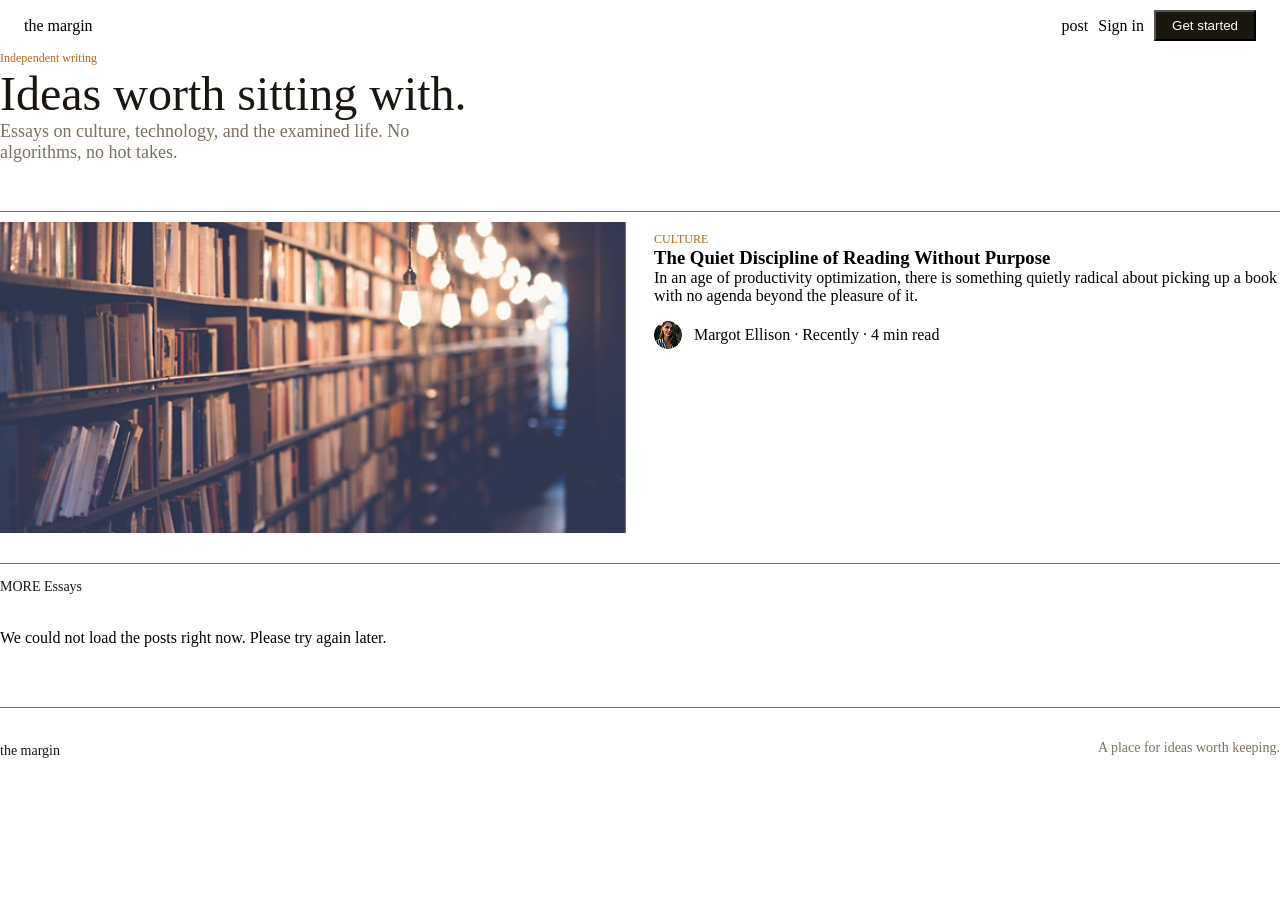
<file: index.html>
<!DOCTYPE html>
<html lang="en">
<head>
    <meta charset="UTF-8">
    <meta name="viewport" content="width=device-width, initial-scale=1.0">
    <title>project</title>
    <link rel="preconnect" href="https://fonts.googleapis.com">
<link rel="preconnect" href="https://fonts.gstatic.com" crossorigin>
<link href="https://fonts.googleapis.com/css2?family=Poppins:ital,wght@0,100;0,200;0,300;0,400;0,500;0,600;0,700;0,800;0,900;1,100;1,200;1,300;1,400;1,500;1,600;1,700;1,800;1,900&display=swap" rel="stylesheet">
<link rel="StyleSheet" href="home.css">
</head>
<body>
 <header class="card">
     <div class="first">the margin</div>
     <nav id="not-login">
        <a href="./index.html">post</a>
        <a href="./home-logged in/logged in .html">Sign in</a>
        <button> <a href="./register/register.html">Get started</a></button>
     </nav>
     <nav id="login" style="display: none;">
        <a href="./index.html">post</a>
        <button class="write-post" style="background-color: #b8651a;"><a href="./home-logged in/Blog details/CULTURE/Culture.html">Write</a></button>
     </nav>
 </header>  
 <div class="hero">
    <h4 class="writing">Independent writing</h4>
    <h2 class="reading">Ideas worth sitting with.</h2>
    <p class="under">Essays on culture, technology, and the examined life. No <br>algorithms, no hot takes.</p>

    <article id="featuredPost" class="information">
        <div class="featured-image-column">
            <img id="featuredImage" src="images/Image (The Quiet Discipline of Reading Without Purpose).png" alt="">
        </div>
        <div id="featuredContent" class="page">
            <p id="featuredCategory" class="post-category">culture</p>
            <h3 id="featuredHeading"><a id="featuredTitle" class="post-link" href="./home-logged in/Blog details/Blog.html">The Quiet Discipline of Reading Without Purpose</a></h3>
            <p id="featuredExcerpt">In an age of productivity optimization, there is something quietly radical about picking up a book with no agenda beyond the pleasure of it.</p>
            <div class="about">
                <div class="post-avatar">
                    <img id="featuredAuthorImage" src="images/Image (Margot Ellison).png" alt="">
                </div>
                <p id="featuredMeta">Margot Ellison · Recently · 4 min read</p>
            </div>
        </div>
    </article>
</div>

 <section class="below-hero">
     <div class="title">MORE Essays</div>
     <div id="postsList" class="posts-grid api-posts"></div>
 </section>

 <div class="footer">
    <h2 class="title">the margin</h2>
    <h2 class="next">A place for ideas worth keeping.</h2>
 </div>

 <script src="./home-logged in/API/api.js"></script>
 <script>
    const token = localStorage.getItem("token");

    if (token == null || token == "") {
        document.getElementById("not-login").style.display = "flex";
        document.getElementById("login").style.display = "none";
    } else {
        document.getElementById("not-login").style.display = "none";
        document.getElementById("login").style.display = "flex";
    }

    function formatDate(value) {
        if (!value) return "Recently";
        const date = new Date(value);
        if (Number.isNaN(date.getTime())) return value;
        return date.toLocaleDateString("en-US", {
            month: "long",
            day: "numeric",
            year: "numeric"
        });
    }

    function safeText(value, fallback) {
        return value ?? fallback;
    }

    function renderFeaturedPost(post) {
        if (!post) return;

        const image = safeText(post.imageUrl, "images/Image (The Quiet Discipline of Reading Without Purpose).png");
        const category = safeText(post.category, "culture").toLowerCase();
        const title = safeText(post.title, "The Quiet Discipline of Reading Without Purpose");
        const excerpt = safeText(post.excerpt, post.content || "In an age of productivity optimization, there is something quietly radical about picking up a book with no agenda beyond the pleasure of it.");
        const author = post.author && post.author.fullName ? post.author.fullName : "Margot Ellison";
        const readTime = post.readTime || 4;
        const createdAt = formatDate(post.createdAt || post.date);

        document.getElementById("featuredImage").src = image;
        document.getElementById("featuredImage").alt = title;
        document.getElementById("featuredCategory").textContent = category;
        document.getElementById("featuredTitle").textContent = title;
        document.getElementById("featuredTitle").href = `./home-logged in/Blog details/Blog.html?id=${encodeURIComponent(post.id)}`;
        document.getElementById("featuredExcerpt").textContent = excerpt;
        document.getElementById("featuredMeta").textContent = `${author} · ${createdAt} · ${readTime} min read`;
        const featuredPost = document.getElementById("featuredPost");
        featuredPost.dataset.postId = post.id;
        featuredPost.tabIndex = 0;
        featuredPost.onclick = (event) => {
            if (!event.target.closest("a")) window.location.href = document.getElementById("featuredTitle").href;
        };
        featuredPost.onkeydown = (event) => {
            if (event.key === "Enter" || event.key === " ") {
                event.preventDefault();
                window.location.href = document.getElementById("featuredTitle").href;
            }
        };
        if (post.author && post.author.imageUrl) {
            document.getElementById("featuredAuthorImage").src = post.author.imageUrl;
        }
    }

    function renderPosts(posts) {
        const postsGrid = document.getElementById("postsList");
        if (!postsGrid) return;

        const list = Array.isArray(posts) ? posts : [];
        const cards = list.slice(0, 3).map((post) => {
            const category = safeText(post.category, "ideas").toLowerCase();
            const title = safeText(post.title, "Untitled");
            const excerpt = safeText(post.excerpt, post.content || "A thoughtful piece on ideas worth keeping.");
            const author = post.author && post.author.fullName ? post.author.fullName : "thomas vael";
            const readTime = post.readTime || 5;
            const createdAt = formatDate(post.createdAt || post.date);
            const image = safeText(post.imageUrl, "images/BlogListing.png");
            const avatar = safeText(post.author && post.author.imageUrl, "images/Image (Thomas Vael) (1).png");

            return `
                <article class="post-card" data-post-id="${post.id}" tabindex="0">
                    <a class="post-card-image post-link" href="./home-logged in/Blog details/Blog.html?id=${encodeURIComponent(post.id)}" aria-label="Read ${title}">
                        <img src="${image}">
                    </a>
                    <p class="post-category">${category}</p>
                    <h2 class="post-title"><a class="post-link" href="./home-logged in/Blog details/Blog.html?id=${encodeURIComponent(post.id)}">${title}</a></h2>
                    <p class="post-excerpt"  style="display:-webkit-box; -webkit-line-clamp:3; -webkit-box-orient:vertical; overflow:hidden">${excerpt}</p>
                    <div class="post-meta">
                        <div class="post-avatar">
                            <img src="${avatar}">
                        </div>
                        <p>${author} · ${createdAt} · ${readTime} min read</p>
                    </div>
                </article>
            `;
        }).join("");

        postsGrid.innerHTML = cards;

        postsGrid.querySelectorAll(".post-card").forEach((card) => {
            const postLink = card.querySelector(".post-link");
            const openPost = () => {
                if (postLink) window.location.href = postLink.href;
            };

            card.addEventListener("click", (event) => {
                if (!event.target.closest("a")) openPost();
            });
            card.addEventListener("keydown", (event) => {
                if (event.key === "Enter" || event.key === " ") {
                    event.preventDefault();
                    openPost();
                }
            });
        });
    }

    async function loadPosts() {
        try {
            const response = await apiRequest("/api/posts");
            const content = response && Array.isArray(response.content)
                ? response.content
                : Array.isArray(response)
                    ? response
                    : Array.isArray(response?.posts)
                        ? response.posts
                        : [];

            localStorage.setItem("lamzytech.posts", JSON.stringify(content));

            if (!content.length) {
                document.getElementById("postsList").innerHTML = "<p class=\"api-message\">No posts are available right now.</p>";
                return;
            }

            renderFeaturedPost(content[0]);
            renderPosts(content.slice(1));
        } catch (error) {
            console.error("Failed to load posts:", error);
            document.getElementById("postsList").innerHTML = "<p class=\"api-message\">We could not load the posts right now. Please try again later.</p>";
        }
    }

    loadPosts();
 </script>
</body>
</html>
</file>
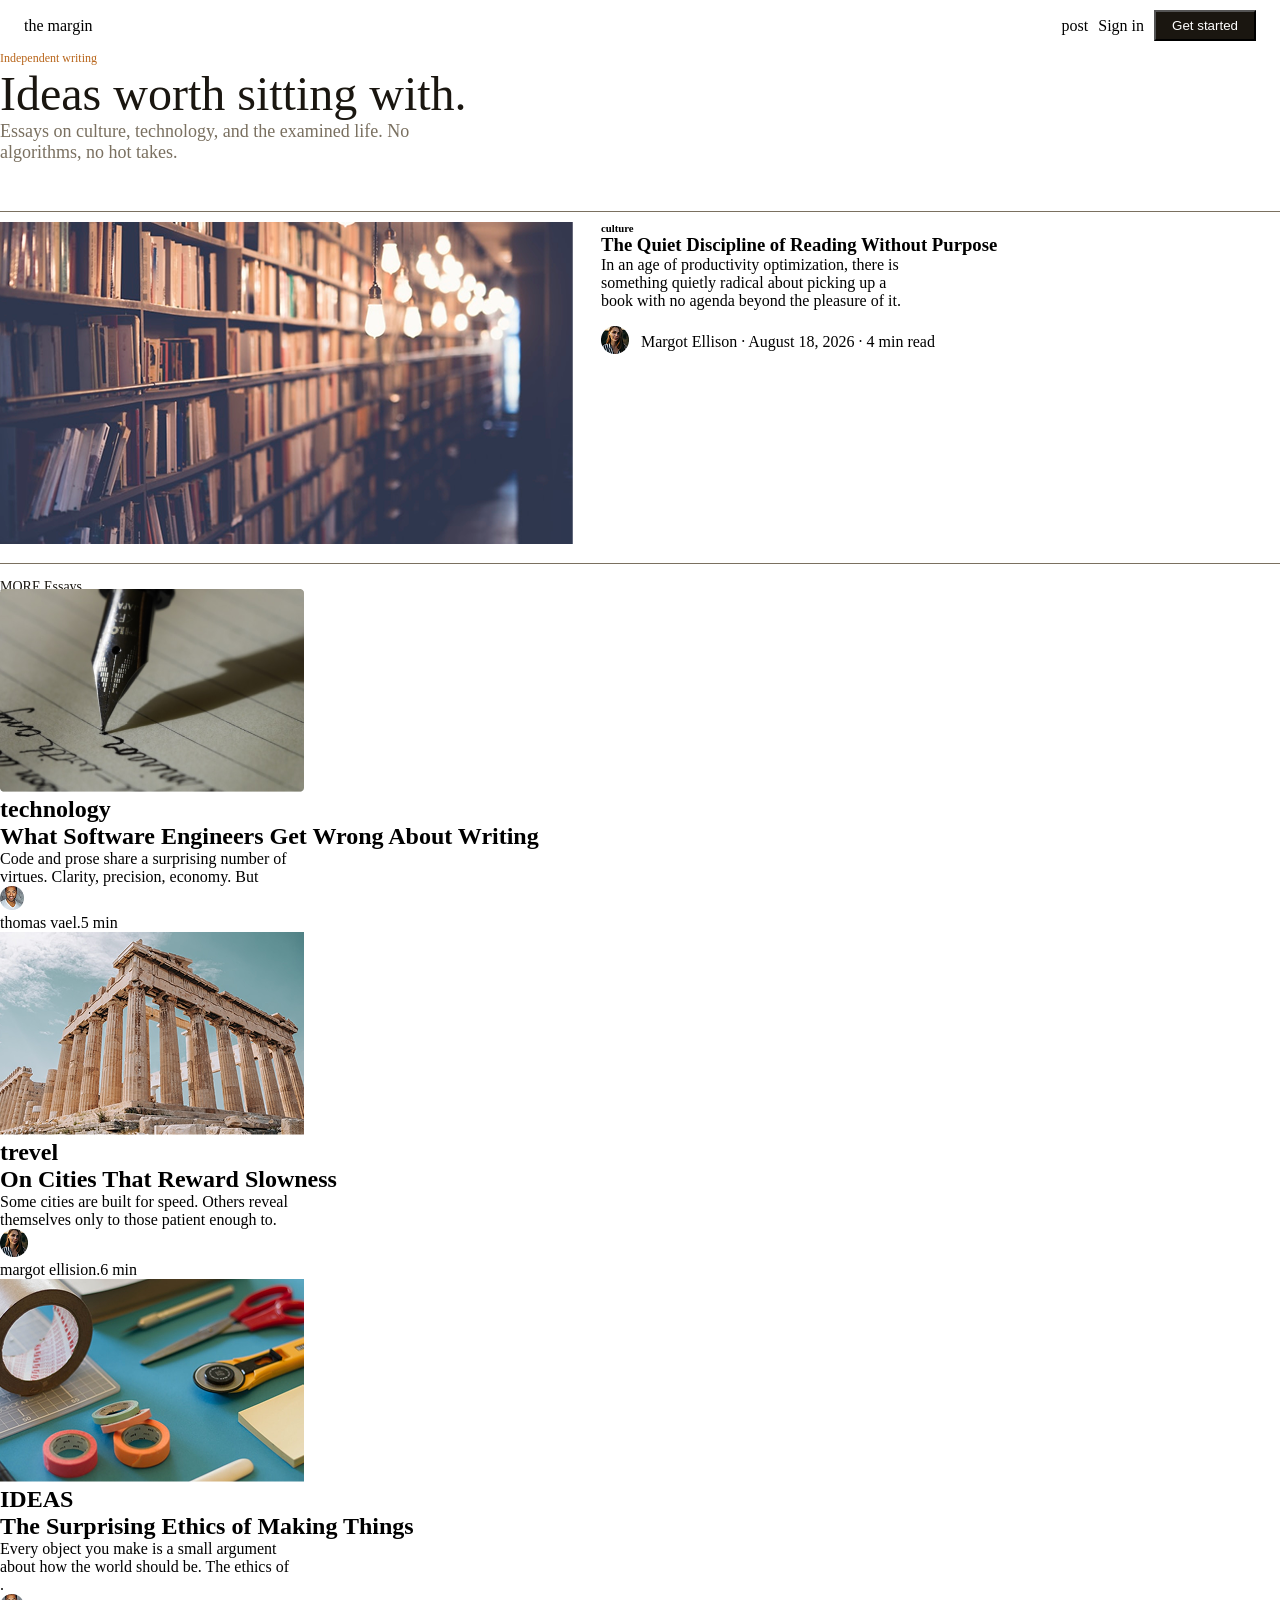
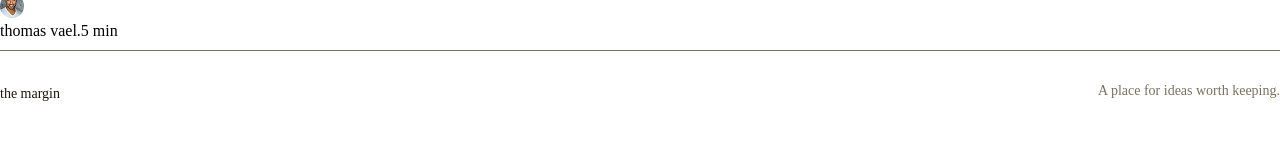
<file: home.html>
<!DOCTYPE html>
<html lang="en">
<head>
    <meta charset="UTF-8">
    <meta name="viewport" content="width=device-width, initial-scale=1.0">
    <title>project</title>
    <link rel="preconnect" href="https://fonts.googleapis.com">
<link rel="preconnect" href="https://fonts.gstatic.com" crossorigin>
<link href="https://fonts.googleapis.com/css2?family=Poppins:ital,wght@0,100;0,200;0,300;0,400;0,500;0,600;0,700;0,800;0,900;1,100;1,200;1,300;1,400;1,500;1,600;1,700;1,800;1,900&display=swap" rel="stylesheet">
<link rel="StyleSheet" href="home.css">
</head>
<body>
 <header class="card">
     <div class="first">the margin</div>
     <nav id="not-login">
        <a href="#">post</a>
        <a href="./home-logged in/logged in .html">Sign in</a>
        <button> <a href="./register/register.html">Get started</a></button>
     </nav>
     <nav id="login" style="display: none;">
        <a href="#">post</a>
        <button class="write-post" style="background-color: #b8651a;"><a href="./home-logged in/Blog details/CULTURE/Culture.html">Write</a></button>
     </nav>
 </header>  
 <div class="hero">
    <h4 class="writing">Independent writing</h4>
    <h2 class="reading">Ideas worth sitting with.</h2>
    <p class="under">Essays on culture, technology, and the examined life. No <br>algorithms, no hot takes.</p>
 
    <div class="information">
        <div>
            <img src="images/Image (The Quiet Discipline of Reading Without Purpose).png">
        </div>
        <div class="page">
            <h6>culture</h6>
            <h3>The Quiet Discipline of Reading Without Purpose</h3>
            <p>In an age of productivity optimization, there is<br> something quietly radical about picking up a<br> book with no agenda beyond the pleasure of it.</p>
            <div class="about">
                <div>
                    <img src="images/Image (Margot Ellison).png">
            </div>
            <p>Margot Ellison · August 18, 2026 · 4 min read</p>
            </div>
        </div>
    </div>
  
    <section class="below-hero">
        
        <div class="title">MORE Essays</div>
        
        <div class="tech">

            <div class="tech-sub">
                <div class="tech-image">
                    <img src="images/BlogListing.png">

                </div>
                <h1 class="come">technology</h1>
                <h2 class="welcome">What Software Engineers Get Wrong About Writing</h2>
                <p class="story">Code and prose share a surprising number of <br>virtues. Clarity, precision, economy. But</p>
                <div class="more">
                <div>
                    <img src="images/Image (Thomas Vael) (1).png">
                </div>
                <p>thomas vael.5 min</p>

                </div>
            </div>
            <div class="tech-sub">
                <div class="tech-image">
                    <img src="images/Image (On Cities That Reward Slowness).png">
                </div>
                <h1 class="come">trevel</h1>
                <h2 class="welcome">On Cities That Reward Slowness</h2>
                <p class="story">Some cities are built for speed. Others reveal <br>themselves only to those patient enough to.</p>
                <div class="more">
                    <div>
                        <img src="images/Image (Margot Ellison).png">
                    </div>
                    <p>margot ellision.6 min</p>
                </div>
            </div>
            <div class="tech-sub">
                <div class="tech-image">
                    <img src="images/Image (The Surprising Ethics of Making Things).png">
                </div>
                <h1 class="come">IDEAS</h1>
                <h2 class="welcome">The Surprising Ethics of Making Things</h2>
                <p class="story">Every object you make is a small argument<br> about how the world should be. The ethics of<br>.</p>
                <div class="more">
        <div>
            <img src="images/Image (Thomas Vael) (1).png">
        </div>
        <p>thomas vael.5 min</p>
                </div>
            </div>
        </div>
    </section>
</div> 

 <div class="footer">
    <h2 class="title">the margin</h2>
    <h2 class="next">A place for ideas worth keeping.</h2>
 </div>

 <script>

    const token = localStorage.getItem("token");

    console.log(token , " getting token..");

    if(token == null || token == "") {

        document.getElementById("not-login").style.display = "flex";
    document.getElementById("login").style.display = "none";

    } else {
        document.getElementById("not-login").style.display = "none";
    document.getElementById("login").style.display = "flex";
    };

    
 </script>
</body>
</html>
</file>
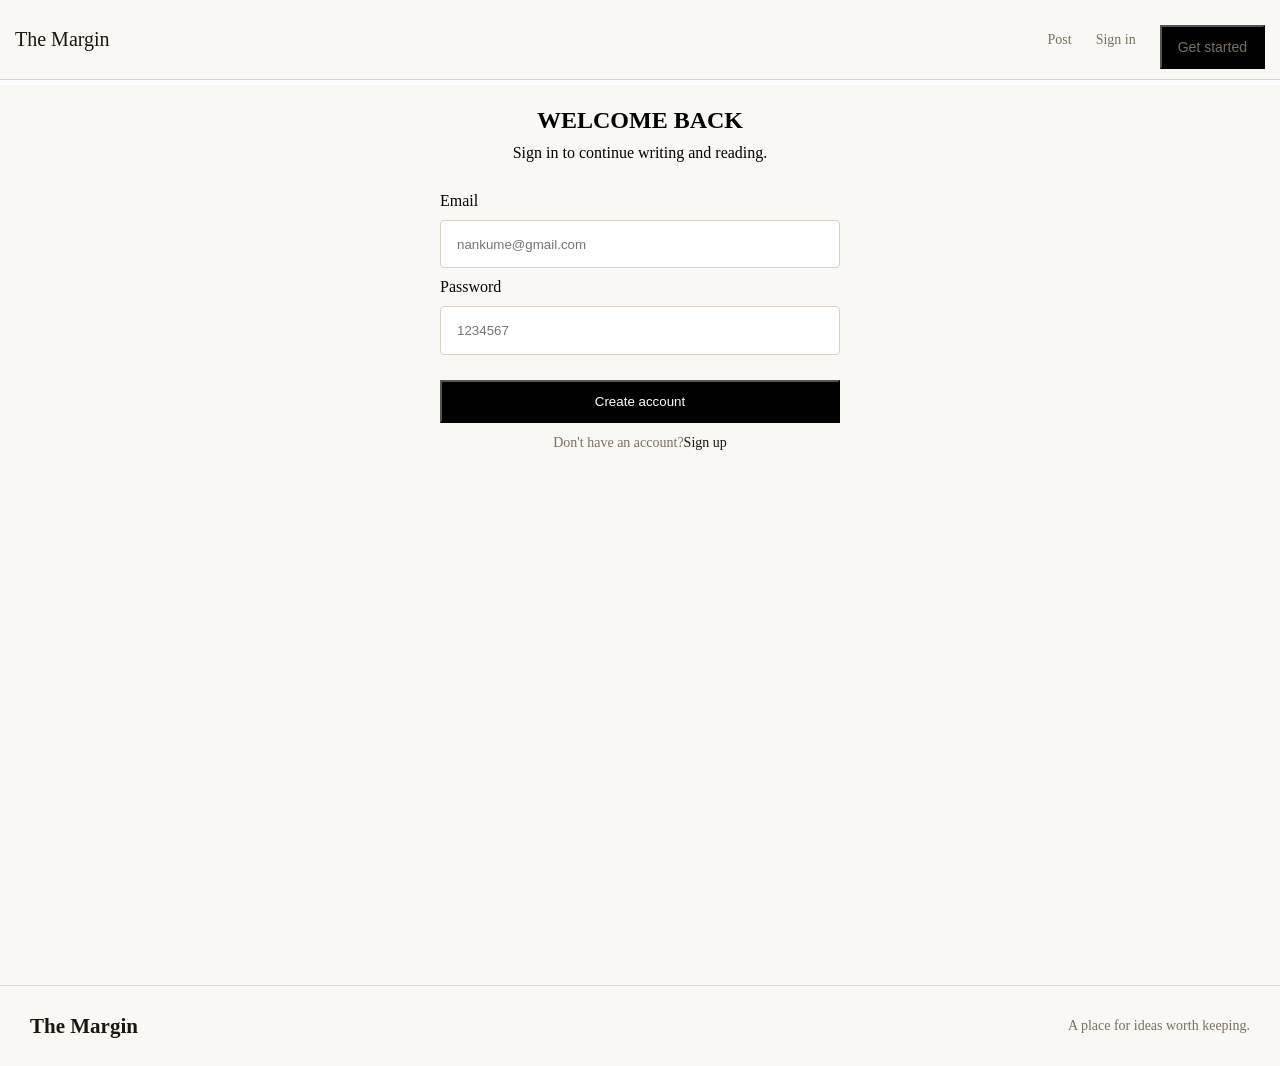
<file: home-logged in/logged in .html>
<!DOCTYPE html>
<html lang="en">
<head>
    <meta charset="UTF-8">
    <meta name="viewport" content="width=device-width, initial-scale=1.0">
    <title>Register</title>
    <link rel="stylesheet" href="logged in .css">
</head>
<body>
<header class="content">
<div class="view">The Margin</div>
<nav id="not-login">
    <a href="../index.html">Post</a>
    <a href="./logged in .html">Sign in</a>
    <button><a href="../register/register.html">Get started</a></button>
</nav>
<nav id="login" style="display: none;">
    <a href="../index.html">Post</a>
    <button class="write-post" style="background-color: #b8651a;"><a href="./Blog details/CULTURE/Culture.html">Write</a></button>
</nav>
</header>
<section class="inform">
    <form id="loginForm">

        <h1 class="back">WELCOME BACK</h1>
        <p class="sigh">Sign in to continue writing and reading.</p>
        
        <label class="have">Email</label>
        <input id="email" placeholder="nankume@gmail.com" required>
        <label>Password</label>
        <input id="password" placeholder="1234567" required>
        <button id="submitBtn" type="submit" class="down">Create account</button>
    
    </form>
    <p class="type">Don't have an account? <a class="sign-up" href="../register/register.html">Sign up</a></p>
</section>
<div class="footer">
    <h2>The Margin</h2>
    <p class="place">A place for ideas worth keeping.</p>
</div>
<script src="../home-logged in/API/api.js"></script>
<script>
    const token = localStorage.getItem("token");

    if (token == null || token == "") {
        document.getElementById("not-login").style.display = "flex";
        document.getElementById("login").style.display = "none";
    } else {
        document.getElementById("not-login").style.display = "none";
        document.getElementById("login").style.display = "flex";
    }

    const submitBtn = document.getElementById("submitBtn");

    async function loginStudent(email, password) {
      const data = await apiRequest("/api/auth/login", {
        method: "POST",
        body: JSON.stringify({ email, password }),
      });

      localStorage.setItem("token", data.token);
      localStorage.setItem("student", JSON.stringify(data.student));
      return data.student;
    }

    document.getElementById("loginForm").addEventListener("submit", async (e) => {
      e.preventDefault();
      submitBtn.disabled = true;
      submitBtn.textContent = "Sending...";

      try {
        await loginStudent(
          document.getElementById("email").value.trim(),
          document.getElementById("password").value
        );
        window.location.href = "../index.html";
      } catch (err) {
        alert(err.message || "Login failed. Please try again.");
      } finally {
        submitBtn.disabled = false;
        submitBtn.textContent = "Create account";
      }
    });
</script>

</body>
</html>
</file>
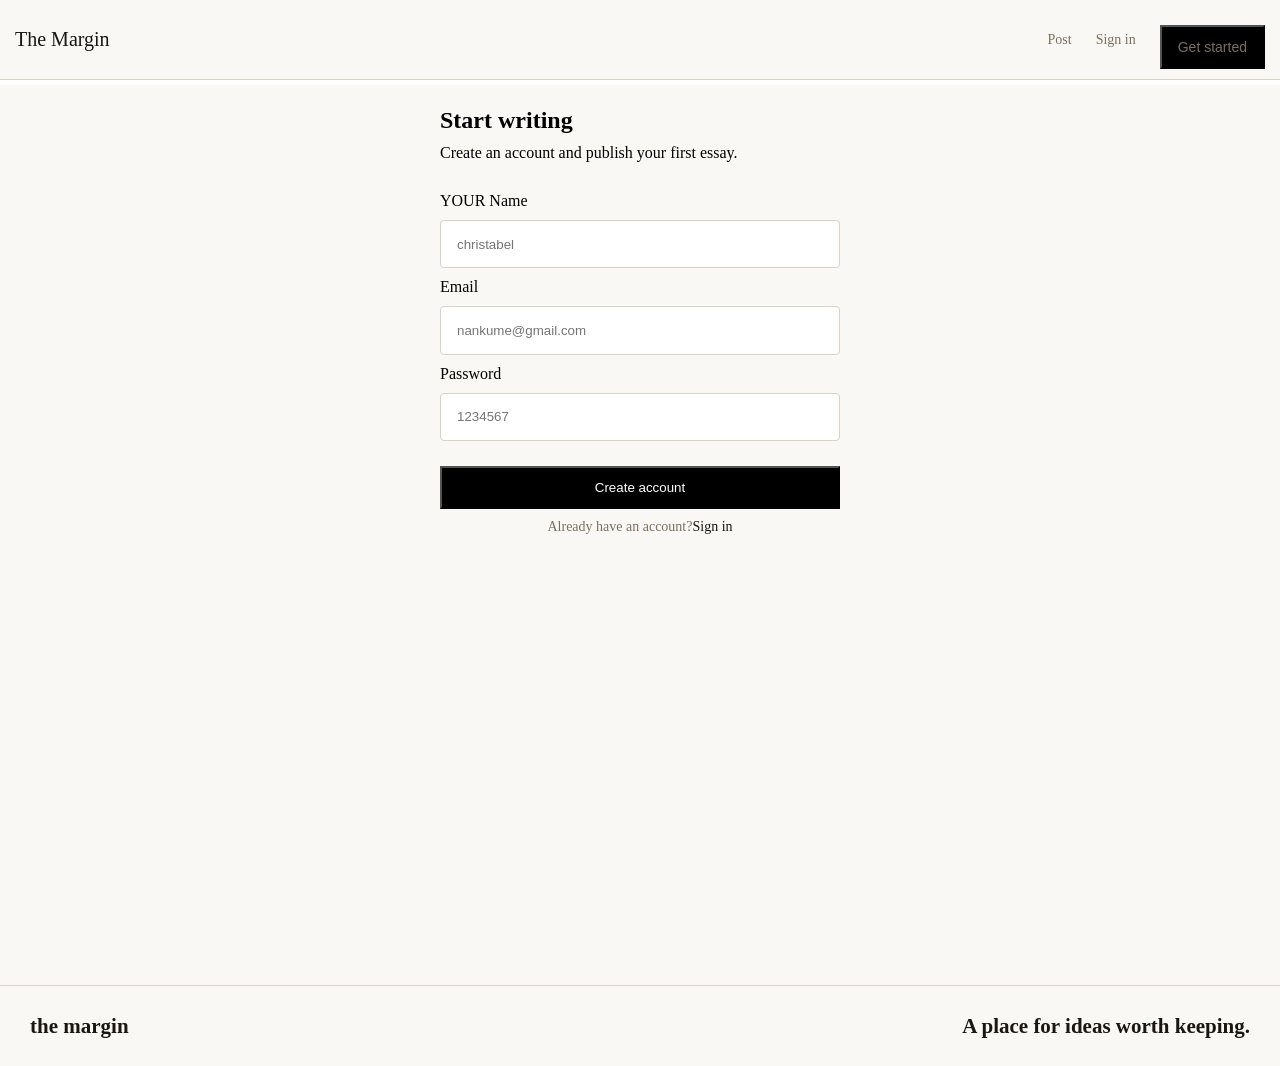
<file: register/register.html>
<!DOCTYPE html>
<html lang="en">
<head>
    <meta charset="UTF-8">
    <meta name="viewport" content="width=device-width, initial-scale=1.0">
    <title>Register</title>
    <link rel="stylesheet" href="register.css">
    
    </script>
</head>
<body>
    <header>
        <div class="view">The Margin</div>
        <nav id="not-login">
             <a href="../index.html">Post</a>
             <a href="../home-logged in/logged in .html">Sign in</a>
             <button><a href="./register.html">Get started</a></button>
        </nav>
        <nav id="login" style="display: none;">
             <a href="../index.html">Post</a>
             <button class="write-post" style="background-color: #b8651a;"><a href="../home-logged in/Blog details/CULTURE/Culture.html">Write</a></button>
        </nav>
</header>
<section class="inform">
    <form id="registerForm">

        <h1>Start writing</h1>
        <P>Create an account and publish your first essay.</P>
        <label for="fullName" class="have"> YOUR Name</label>
        <input id="fullName" type="text" placeholder="christabel">
        <label for="email">Email</label>
        <input id="email" type="email" placeholder="nankume@gmail.com">
        <label for="password">Password</label>
        <input id="password" type="password" placeholder="1234567">
        <button id="submitBtn" type="submit" class="down">Create account</button>
        <label for="signIn" class="type">Already have an account?<a class="sign-up" href="../home-logged in/logged in .html">Sign in</a> </label>
        
    </form>
</section>
<div class="footer">
    <h2>the margin</h2>
    <h2>A place for ideas worth keeping.</h2>
</div>

<script>
  const token = localStorage.getItem("token");

  if (token == null || token == "") {
      document.getElementById("not-login").style.display = "flex";
      document.getElementById("login").style.display = "none";
  } else {
      document.getElementById("not-login").style.display = "none";
      document.getElementById("login").style.display = "flex";
  }
</script>


<script src="../home-logged in/API/api.js"></script>

<script>
  const form = document.getElementById("registerForm");
  const msg = document.getElementById("msg");
  const submitBtn = document.getElementById("submitBtn");



  async function registerStudent(fullName, email, password) {
    const data = await apiRequest("/api/auth/register", {
      method: "POST",
      body: JSON.stringify({
        fullName,
        email,
        password,
        department: "Computer Science",
        level: "300",
      }),
    });

    localStorage.setItem("token", data.token);
    localStorage.setItem("student", JSON.stringify(data.student));
    return data.student;
  }

  form.addEventListener("submit", async (e) => {
    e.preventDefault();
    submitBtn.disabled = true;
    submitBtn.textContent = "Sending...";

    try {
      const student = await registerStudent(
        document.getElementById("fullName").value.trim(),
        document.getElementById("email").value.trim(),
        document.getElementById("password").value
      );

      console.log(`Welcome, ${student.fullName}! Token saved. Redirecting to login page...`);
      setTimeout(() => (window.location.href = "../home-logged in/logged in .html"), 800);
    } catch (err) {
      alert(err.message || "Registration failed. Please try again.");
    } finally {
      submitBtn.disabled = false;
      submitBtn.textContent = "Create account";
    }
  });
</script>

</body>
</file>
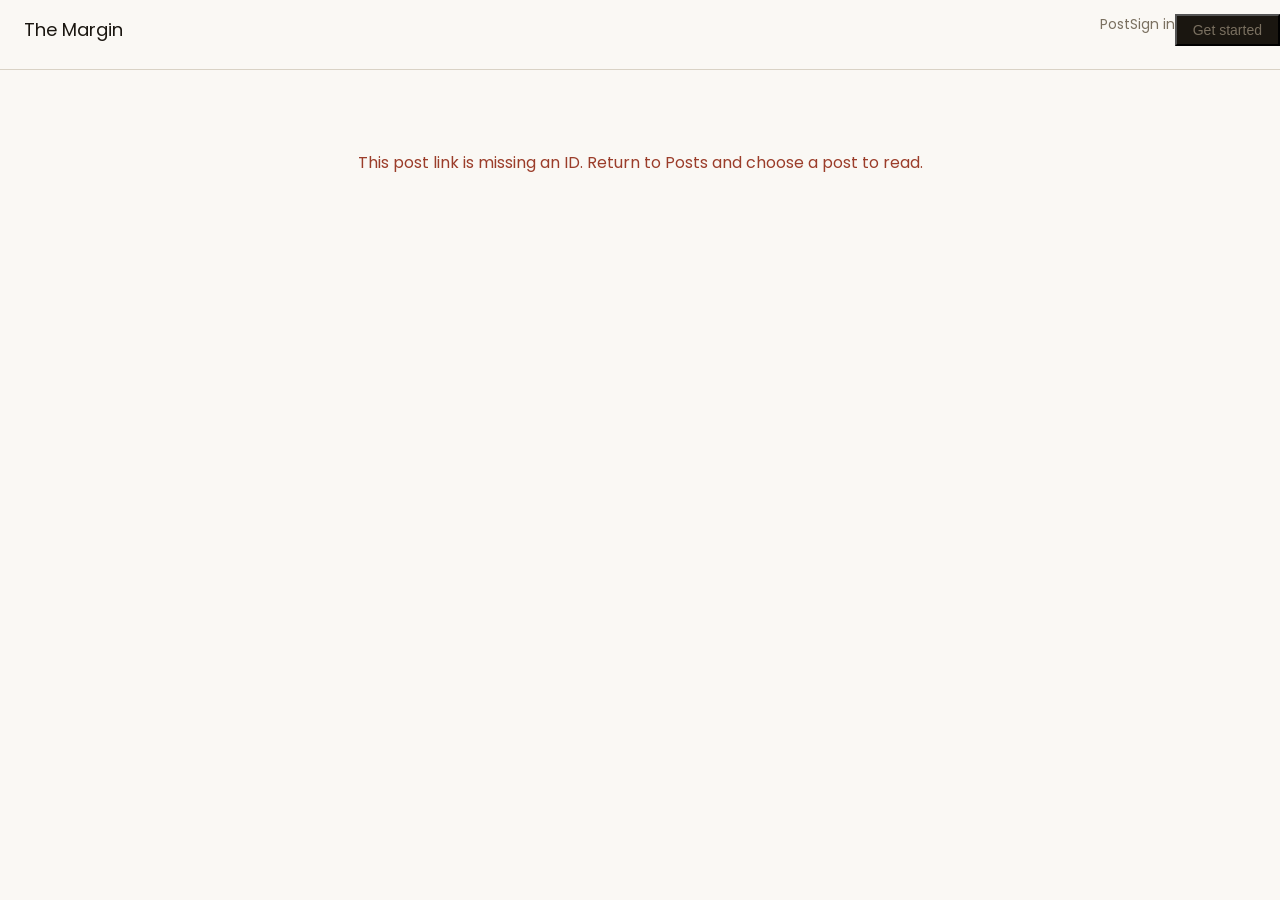
<file: home-logged in/Blog details/Blog.html>
<!DOCTYPE html>
<html lang="en">
<head>
    <meta charset="UTF-8">
    <meta name="viewport" content="width=device-width, initial-scale=1.0">
    <title>Post | The Margin</title>
    <link rel="preconnect" href="https://fonts.googleapis.com">
<link rel="preconnect" href="https://fonts.gstatic.com" crossorigin>
<link href="https://fonts.googleapis.com/css2?family=Poppins:ital,wght@0,100;0,200;0,300;0,400;0,500;0,600;0,700;0,800;0,900;1,100;1,200;1,300;1,400;1,500;1,600;1,700;1,800;1,900&display=swap" rel="stylesheet">
<link rel="StyleSheet" href="Blog.css">
</head>
<body>
 <header class="card">
     <div class="first">The Margin</div>
     <nav id="not-login">
        <a href="../../index.html">Post</a>
        <a href="../logged in .html">Sign in</a>
        <button><a href="../../register/register.html">Get started</a></button>
     </nav>
     <nav id="login" style="display: none;">
        <a href="../../index.html">Post</a>
        <button class="write-post" style="background-color: #b8651a;"><a href="./CULTURE/Culture.html">Write</a></button>
     </nav>
 </header>
 <main id="postState" class="post-state" aria-live="polite">Loading post...</main>

 <main id="postDetails" class="post-details" hidden>
    <a class="back-link" href="../../index.html">&larr; Back to Posts</a>
    <article class="post-reading">
        <p id="postCategory" class="how"></p>
        <h1 id="postTitle"></h1>
        <p id="postExcerpt" class="post-excerpt"></p>
        <div class="post-byline">
            <img id="postAuthorImage" alt="" hidden>
            <p><strong id="postAuthor"></strong><span aria-hidden="true"> &middot; </span><time id="postDate"></time></p>
        </div>
        <img id="postImage" class="post-featured-image" alt="" hidden>
        <div id="postContent" class="post-content"></div>
    </article>
 </main>

 <main id="postError" class="post-state error-message" hidden></main>

 <script src="../API/api.js"></script>
 <script>
    const token = localStorage.getItem("token");

    if (token == null || token == "") {
        document.getElementById("not-login").style.display = "flex";
        document.getElementById("login").style.display = "none";
    } else {
        document.getElementById("not-login").style.display = "none";
        document.getElementById("login").style.display = "flex";
    }

    const postId = new URLSearchParams(window.location.search).get("id");
    const postState = document.getElementById("postState");
    const postDetails = document.getElementById("postDetails");
    const postError = document.getElementById("postError");

    function formatDate(value) {
        if (!value) return "Date unavailable";
        const date = new Date(value);
        return Number.isNaN(date.getTime()) ? value : date.toLocaleDateString("en-US", {
            month: "long",
            day: "numeric",
            year: "numeric"
        });
    }

    function getPostName(post) {
        return post.author?.fullName || "Unknown author";
    }

    function renderPost(post) {
        post = post?.post || post;
        if (!post) throw new Error("The API returned an empty post.");

        const authorName = getPostName(post);
        const image = post.imageUrl;
        const content = post.content || "No content is available for this post.";

        document.title = `${post.title || "Post"} | The Margin`;
        document.getElementById("postCategory").textContent = post.category || "Essay";
        document.getElementById("postTitle").textContent = post.title || "Untitled post";
        const excerpt = document.getElementById("postExcerpt");
        excerpt.textContent = post.excerpt || "";
        excerpt.hidden = !post.excerpt;
        document.getElementById("postAuthor").textContent = authorName;
        document.getElementById("postDate").textContent = formatDate(post.createdAt || post.date);
        document.getElementById("postContent").textContent = content;

        const postImage = document.getElementById("postImage");
        if (image) {
            postImage.src = image;
            postImage.alt = post.title || "Featured post image";
            postImage.hidden = false;
        }

        const authorImage = document.getElementById("postAuthorImage");
        if (post.author?.imageUrl) {
            authorImage.src = post.author.imageUrl;
            authorImage.alt = authorName;
            authorImage.hidden = false;
        }

        postState.hidden = true;
        postDetails.hidden = false;
    }

    function getCachedPost() {
        try {
            const posts = JSON.parse(localStorage.getItem("lamzytech.posts") || "[]");
            return Array.isArray(posts)
                ? posts.find((post) => String(post.id) === String(postId))
                : null;
        } catch (error) {
            console.warn("Could not read cached posts:", error);
            return null;
        }
    }

    function getPostsFromResponse(response) {
        return response && Array.isArray(response.content)
            ? response.content
            : Array.isArray(response)
                ? response
                : Array.isArray(response?.posts)
                    ? response.posts
                    : [];
    }

    async function loadPost() {
        if (!postId) {
            postState.hidden = true;
            postError.textContent = "This post link is missing an ID. Return to Posts and choose a post to read.";
            postError.hidden = false;
            return;
        }

        try {
            const cachedPost = getCachedPost();
            if (cachedPost) {
                renderPost(cachedPost);
                return;
            }

            const response = await apiRequest("/api/posts");
            const posts = getPostsFromResponse(response);
            const post = posts.find((item) => String(item.id) === String(postId));

            if (!post) {
                throw new Error("This post could not be found.");
            }

            localStorage.setItem("lamzytech.posts", JSON.stringify(posts));
            renderPost(post);
        } catch (error) {
            console.error("Failed to load post:", error);
            postState.hidden = true;
            postError.textContent = error.message || "We could not load this post. It may have been removed or the API may be unavailable.";
            postError.hidden = false;
        }
    }

    loadPost();
 </script>
</html>
</file>
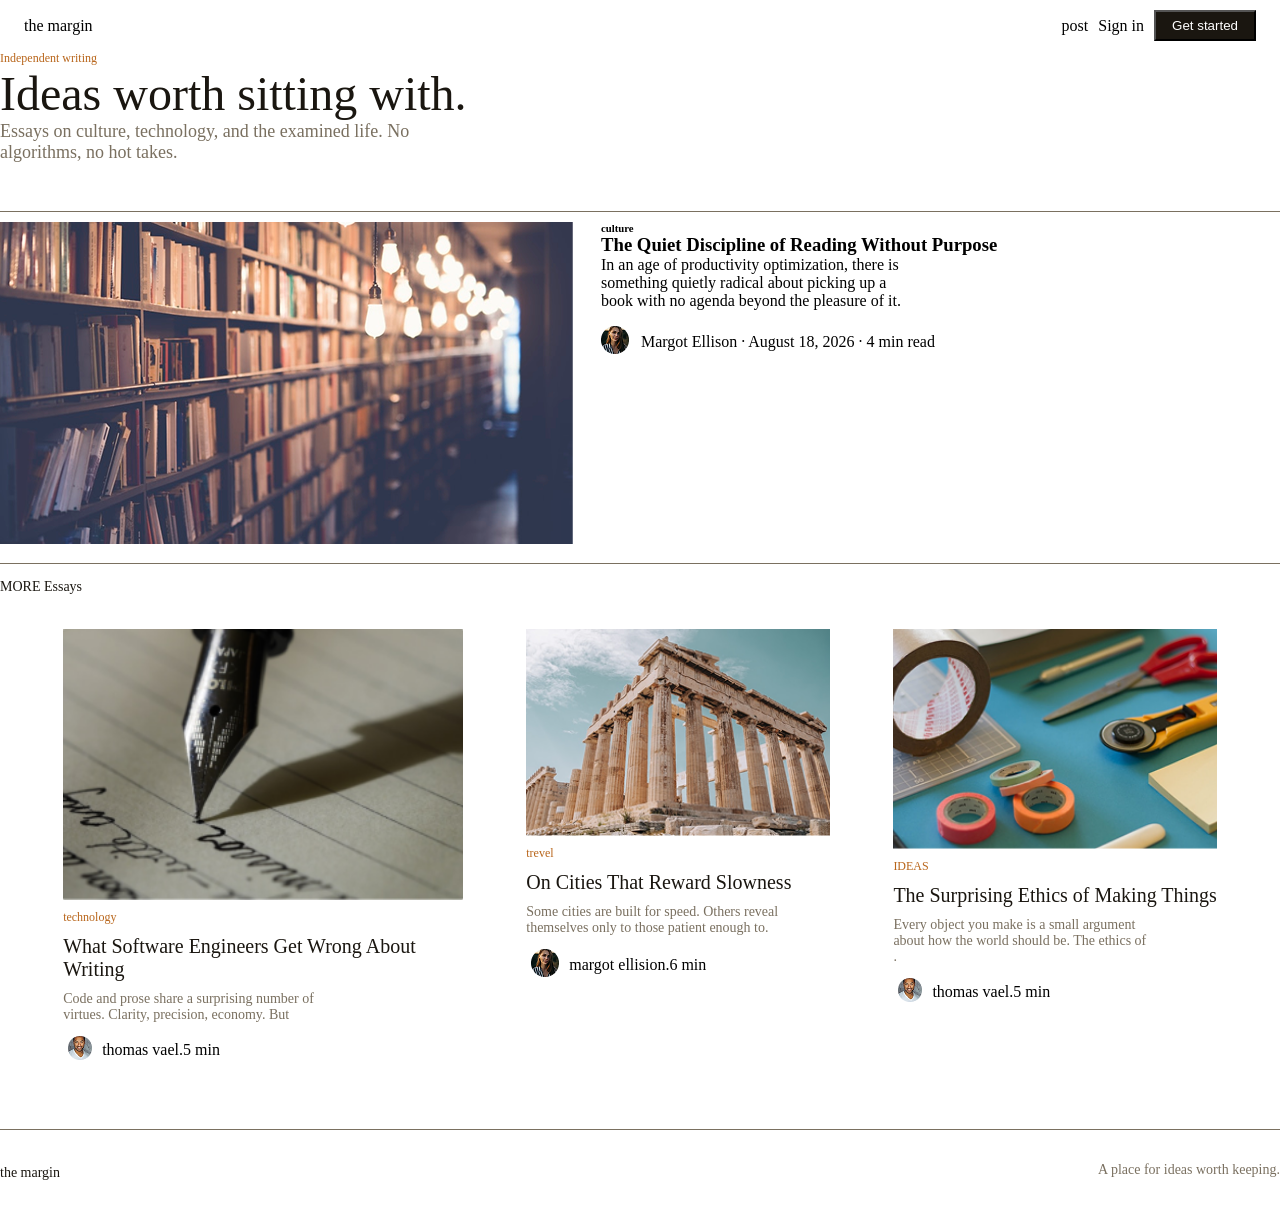
<file: register/lamzytech/home.html>
<!DOCTYPE html>
<html lang="en">
<head>
    <meta charset="UTF-8">
    <meta name="viewport" content="width=device-width, initial-scale=1.0">
    <title>project</title>
    <link rel="preconnect" href="https://fonts.googleapis.com">
<link rel="preconnect" href="https://fonts.gstatic.com" crossorigin>
<link href="https://fonts.googleapis.com/css2?family=Poppins:ital,wght@0,100;0,200;0,300;0,400;0,500;0,600;0,700;0,800;0,900;1,100;1,200;1,300;1,400;1,500;1,600;1,700;1,800;1,900&display=swap" rel="stylesheet">
<link rel="StyleSheet" href="home.css">
</head>
<body>
 <header class="card">
     <div class="first">the margin</div>
     <nav id="not-login">
        <a href="./home.html">post</a>
        <a href="./home-logged in/logged in .html">Sign in</a>
        <button> <a href="./register/register.html">Get started</a></button>
     </nav>
     <nav id="login" style="display: none;">
        <a href="./home.html">post</a>
        <button class="write-post" style="background-color: #b8651a;"><a href="./home-logged in/Blog details/CULTURE/Culture.html">Write</a></button>
     </nav>
 </header>  
 <div class="hero">
    <h4 class="writing">Independent writing</h4>
    <h2 class="reading">Ideas worth sitting with.</h2>
    <p class="under">Essays on culture, technology, and the examined life. No <br>algorithms, no hot takes.</p>
 
    <div class="information">
        <div>
            <img src="images/Image (The Quiet Discipline of Reading Without Purpose).png">
        </div>
        <div class="page">
            <h6>culture</h6>
            <h3>The Quiet Discipline of Reading Without Purpose</h3>
            <p>In an age of productivity optimization, there is<br> something quietly radical about picking up a<br> book with no agenda beyond the pleasure of it.</p>
            <div class="about">
                <div>
                    <img src="images/Image (Margot Ellison).png">
            </div>
            <p>Margot Ellison · August 18, 2026 · 4 min read</p>
            </div>
        </div>
    </div>
  
    <section class="below-hero">
        
        <div class="title">MORE Essays</div>
        
        <div class="tech">

            <div class="tech-sub">
                <div class="tech-image">
                    <img src="images/BlogListing.png">

                </div>
                <h1 class="come">technology</h1>
                <h2 class="welcome">What Software Engineers Get Wrong About Writing</h2>
                <p class="story">Code and prose share a surprising number of <br>virtues. Clarity, precision, economy. But</p>
                <div class="more">
                <div>
                    <img src="images/Image (Thomas Vael) (1).png">
                </div>
                <p>thomas vael.5 min</p>

                </div>
            </div>
            <div class="tech-sub">
                <div class="tech-image">
                    <img src="images/Image (On Cities That Reward Slowness).png">
                </div>
                <h1 class="come">trevel</h1>
                <h2 class="welcome">On Cities That Reward Slowness</h2>
                <p class="story">Some cities are built for speed. Others reveal <br>themselves only to those patient enough to.</p>
                <div class="more">
                    <div>
                        <img src="images/Image (Margot Ellison).png">
                    </div>
                    <p>margot ellision.6 min</p>
                </div>
            </div>
            <div class="tech-sub">
                <div class="tech-image">
                    <img src="images/Image (The Surprising Ethics of Making Things).png">
                </div>
                <h1 class="come">IDEAS</h1>
                <h2 class="welcome">The Surprising Ethics of Making Things</h2>
                <p class="story">Every object you make is a small argument<br> about how the world should be. The ethics of<br>.</p>
                <div class="more">
        <div>
            <img src="images/Image (Thomas Vael) (1).png">
        </div>
        <p>thomas vael.5 min</p>
                </div>
            </div>
        </div>
    </section>
</div> 

 <div class="footer">
    <h2 class="title">the margin</h2>
    <h2 class="next">A place for ideas worth keeping.</h2>
 </div>

 <script>

    const token = localStorage.getItem("token");

    console.log(token , " getting token..");

    if(token == null || token == "") {

        document.getElementById("not-login").style.display = "flex";
    document.getElementById("login").style.display = "none";

    } else {
        document.getElementById("not-login").style.display = "none";
    document.getElementById("login").style.display = "flex";
    };

    
 </script>
</body>
</html>
</file>
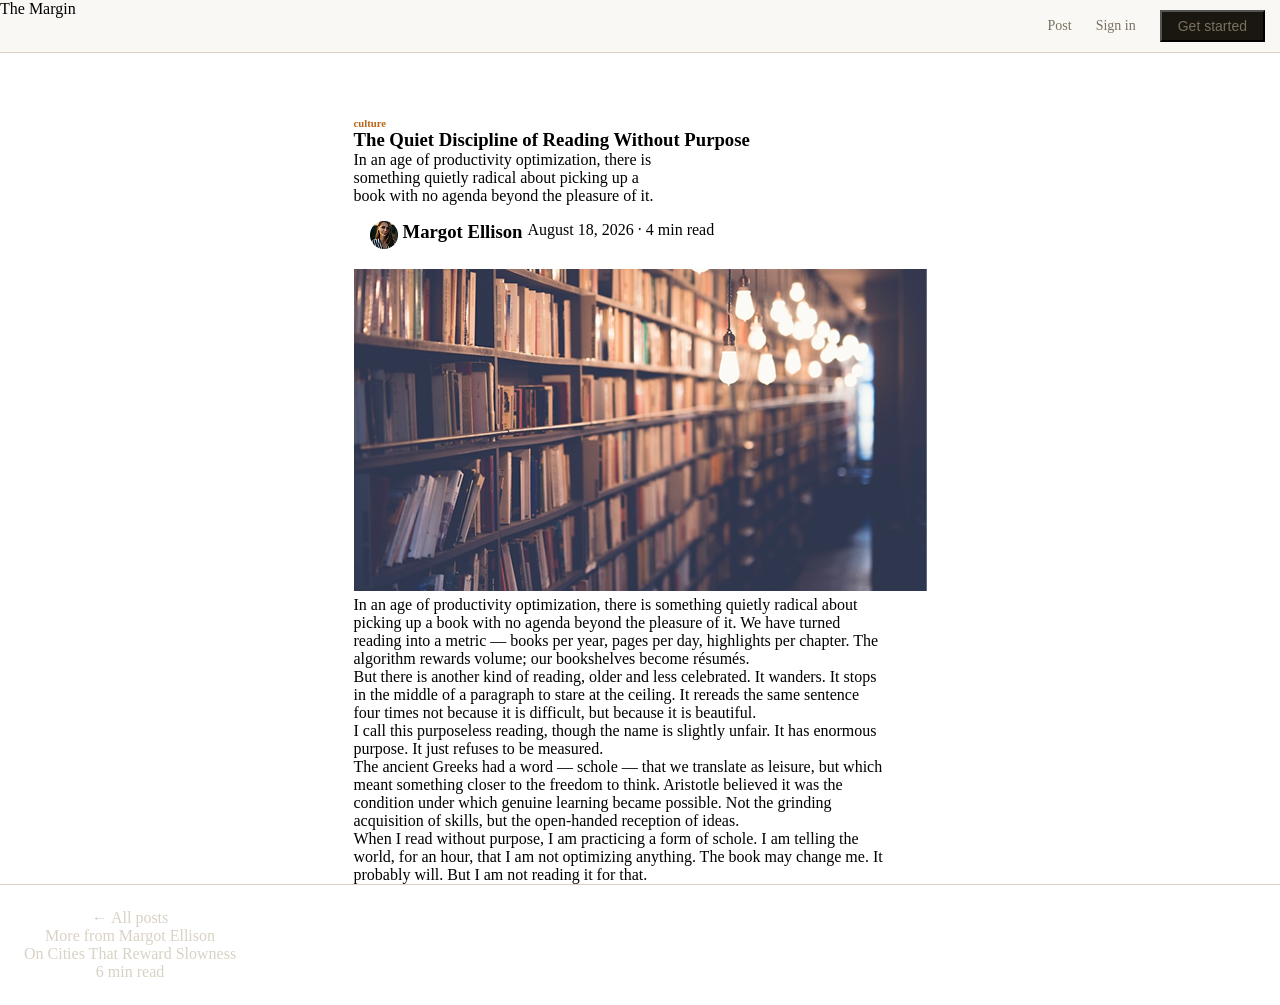
<file: home-logged in/Blog details/Blog details/Blog.html>
<!DOCTYPE html>
<html lang="en">
<head>
    <meta charset="UTF-8">
    <meta name="viewport" content="width=device-width, initial-scale=1.0">
    <title>project</title>
    <link rel="preconnect" href="https://fonts.googleapis.com">
<link rel="preconnect" href="https://fonts.gstatic.com" crossorigin>
<link href="https://fonts.googleapis.com/css2?family=Poppins:ital,wght@0,100;0,200;0,300;0,400;0,500;0,600;0,700;0,800;0,900;1,100;1,200;1,300;1,400;1,500;1,600;1,700;1,800;1,900&display=swap" rel="stylesheet">
<link rel="StyleSheet" href="Blog.css">
</head>
<body>
 <header class="card">
     <div class="first">The Margin</div>
     <nav id="not-login">
        <a href="../../../index.html">Post</a>
        <a href="../../logged in .html">Sign in</a>
        <button><a href="../../../register/register.html">Get started</a></button>
     </nav>
     <nav id="login" style="display: none;">
        <a href="../../../index.html">Post</a>
        <button class="write-post" style="background-color: #b8651a;"><a href="../CULTURE/Culture.html">Write</a></button>
     </nav>
 </header>
 <div class="information">

        <div class="page">
            <h6 class="how">culture</h6>
            <h3>The Quiet Discipline of Reading Without Purpose</h3>
            
            <p>In an age of productivity optimization, there is<br> something quietly radical about picking up a<br> book with no agenda beyond the pleasure of it.</p>
            <div class="more">
                <div>
                    <img src="image/Image (Margot Ellison).png">
                </div>
                <h3>Margot Ellison</h3>
                <p>August 18, 2026 · 4 min read</p>
            </div>

            <div>
                <img src="image/Image (The Quiet Discipline of Reading Without Purpose).png">
            </div>
            <p>In an age of productivity optimization, there is something quietly radical about<br> picking up a book with no agenda beyond the pleasure of it. We have turned<br> reading into a metric — books per year, pages per day, highlights per chapter. The<br> algorithm rewards volume; our bookshelves become résumés.</p>
            <p>But there is another kind of reading, older and less celebrated. It wanders. It stops <br>in the middle of a paragraph to stare at the ceiling. It rereads the same sentence<br> four times not because it is difficult, but because it is beautiful.</p>
            <p>I call this purposeless reading, though the name is slightly unfair. It has enormous<br> purpose. It just refuses to be measured.</p>
            <p>The ancient Greeks had a word — schole — that we translate as leisure, but which<br> meant something closer to the freedom to think. Aristotle believed it was the<br> condition under which genuine learning became possible. Not the grinding<br> acquisition of skills, but the open-handed reception of ideas.</p>
            <p>When I read without purpose, I am practicing a form of schole. I am telling the<br> world, for an hour, that I am not optimizing anything. The book may change me. It<br> probably will. But I am not reading it for that.</p>
         </div>   
 </div>


 <div class="middle">
    <p class> ← All posts</p>
    <p class>More from Margot Ellison</p>
    <p>On Cities That Reward Slowness</p>
    <p>6 min read</p>

 </div>
<script>
    const token = localStorage.getItem("token");

    if (token == null || token == "") {
        document.getElementById("not-login").style.display = "flex";
        document.getElementById("login").style.display = "none";
    } else {
        document.getElementById("not-login").style.display = "none";
        document.getElementById("login").style.display = "flex";
    }
</script>
</head>
<body>
    
</body>
</html>
</file>
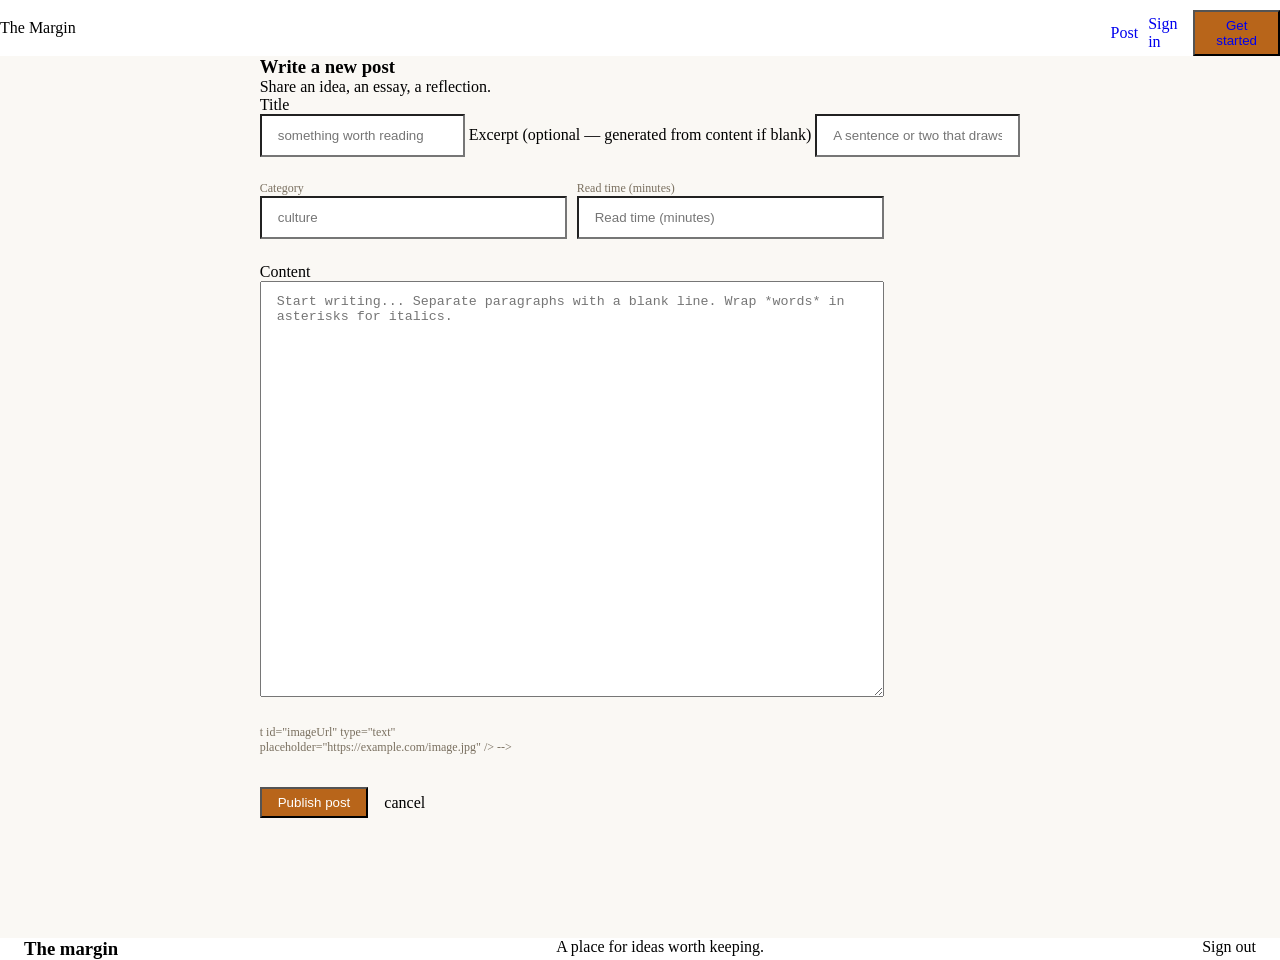
<file: home-logged in/Blog details/CULTURE/Culture.html>
<!DOCTYPE html>
<html lang="en">
<head>
    <meta charset="UTF-8">
    <meta name="viewport" content="width=device-width, initial-scale=1.0">
    <title>Document</title>
    <link rel="stylesheet" href="culture.css">
</head>
<body>
   
<header class="content">
<div class="view">The Margin</div>
<nav id="not-login">
    <a href="../../../index.html">Post</a>
    <a href="../../logged in .html">Sign in</a>
    <button><a href="../../../register/register.html">Get started</a></button>
</nav>
<nav id="login" style="display: none;">
    <a href="../../../index.html">Post</a>
    <button class="write-post" style="background-color: #b8651a;"><a href="./Culture.html">Write</a></button>
</nav>
</header>
<section class="inform">

    <section class="topbar">
        <form id="createPostForm">
            <h1>Write a new post</h1>
            <p>Share an idea, an essay, a reflection.</p>
            <p>Title</p>
            <input id="title" type="text" placeholder="something worth reading" />
            <label for="excerpt">Excerpt (optional — generated from content if blank)</label>
            <input id="excerpt" type="text" placeholder="A sentence or two that draws the reader in." />
            <div class="layout">
                <div class="mr-jesse">
                    <label class="run" for="category">Category</label>
                    <input id="category" type="text" placeholder="culture" />
                </div>
                <div class="lamzy">
                    <label for="readTime">Read time (minutes)</label>
                    <input id="readTime" type="text" placeholder="Read time (minutes)" />
                </div>
            </div>

            <div class="space">
                <p>Content</p>
                <textarea id="content" placeholder="Start writing... Separate paragraphs with a blank line. Wrap *words* in asterisks for italics." rows="20"></textarea>
            </div>

            <div class="layout">
                <div class="mr-jesse">
                  t id="imageUrl" type="text" placeholder="https://example.com/image.jpg" /> -->
                </div>
            </div>

            <div class="meta">
                <button type="submit">Publish post</button>
                <p>cancel</p>
            </div>
        </form>
    </section>
    
    
    
    </section>
    
</section>


<section class="footer">
    
<h3>The margin</h3>
<P>A place for ideas worth keeping.</P>
<p>Sign out</p>

</section>

<script>
    const token = localStorage.getItem("token");

    if (token == null || token == "") {
        document.getElementById("not-login").style.display = "flex";
        document.getElementById("login").style.display = "none";
    } else {
        document.getElementById("not-login").style.display = "none";
        document.getElementById("login").style.display = "flex";
    }
</script>
<script src="../../API/api.js"></script>
<script>
    const form = document.getElementById("createPostForm");
    const submitBtn = document.querySelector("#createPostForm button[type='submit']");

    async function createPost(title, content, category, excerpt = "", readTime = "", imageUrl = "") {
      return await apiRequest(
        "/api/posts",
        {
          method: "POST",
          body: JSON.stringify({
            title,
            content,
            category,
            excerpt: excerpt || undefined,
            readTime: readTime ? Number(readTime) : undefined,
            imageUrl: imageUrl || undefined,
          }),
        },
        true
      );
    }

    form.addEventListener("submit", async (e) => {
      e.preventDefault();

      if (!isLoggedIn()) {
        alert("You need to log in first.");
        window.location.href = "../../logged in .html";
        return;
      }

      submitBtn.disabled = true;
      submitBtn.textContent = "Publishing...";

      try {
        const imageUrlInput = document.getElementById("imageUrl");
        await createPost(
          document.getElementById("title").value.trim(),
          document.getElementById("content").value.trim(),
          document.getElementById("category").value.trim(),
          document.getElementById("excerpt").value.trim(),
          document.getElementById("readTime").value.trim(),
          imageUrlInput ? imageUrlInput.value.trim() : ""
        );

        alert("Post published successfully.");
        window.location.href = "../../index.html";
      } catch (err) {
        alert(err.message || "Unable to publish post.");
      } finally {
        submitBtn.disabled = false;
        submitBtn.textContent = "Publish post";
      }
    });
</script>
</body>
</html>
</file>
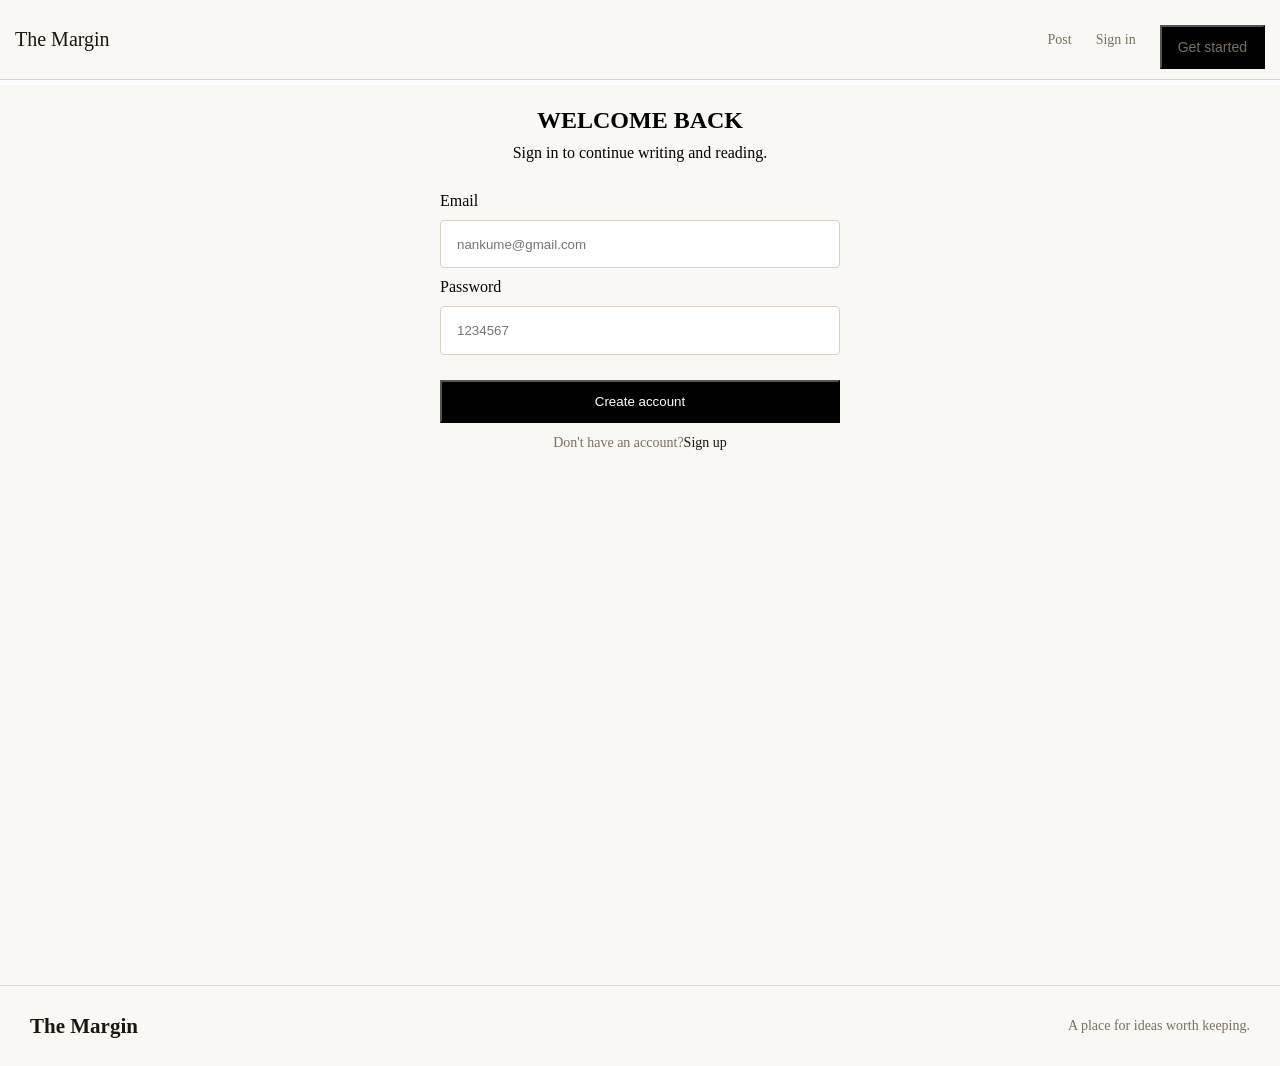
<file: register/lamzytech/home-logged in/logged in .html>
<!DOCTYPE html>
<html lang="en">
<head>
    <meta charset="UTF-8">
    <meta name="viewport" content="width=device-width, initial-scale=1.0">
    <title>Register</title>
    <link rel="stylesheet" href="logged in .css">
</head>
<body>
<header class="content">
<div class="view">The Margin</div>
<nav id="not-login">
    <a href="../home.html">Post</a>
    <a href="./logged in .html">Sign in</a>
    <button><a href="../register/register.html">Get started</a></button>
</nav>
<nav id="login" style="display: none;">
    <a href="../home.html">Post</a>
    <button class="write-post" style="background-color: #b8651a;"><a href="./Blog details/CULTURE/Culture.html">Write</a></button>
</nav>
</header>
<section class="inform">
    <form>

        <h1 class="back">WELCOME BACK</h1>
        <p class="sigh">Sign in to continue writing and reading.</p>
        
        <label class="have">Email</label>
        <input type="email" placeholder="nankume@gmail.com">
        <label>Password</label>
        <input type="password" placeholder="1234567">
        <button class="down">Create account</button>
    
    </form>
    <p class="type">Don't have an account? <a class="sign-up" href="../register/register.html">Sign up</a></p>
</section>
<div class="footer">
    <h2>The Margin</h2>
    <p class="place">A place for ideas worth keeping.</p>
</div>
<script>
    const token = localStorage.getItem("token");

    if (token == null || token == "") {
        document.getElementById("not-login").style.display = "flex";
        document.getElementById("login").style.display = "none";
    } else {
        document.getElementById("not-login").style.display = "none";
        document.getElementById("login").style.display = "flex";
    }
</script>

</body>
</html>
</file>
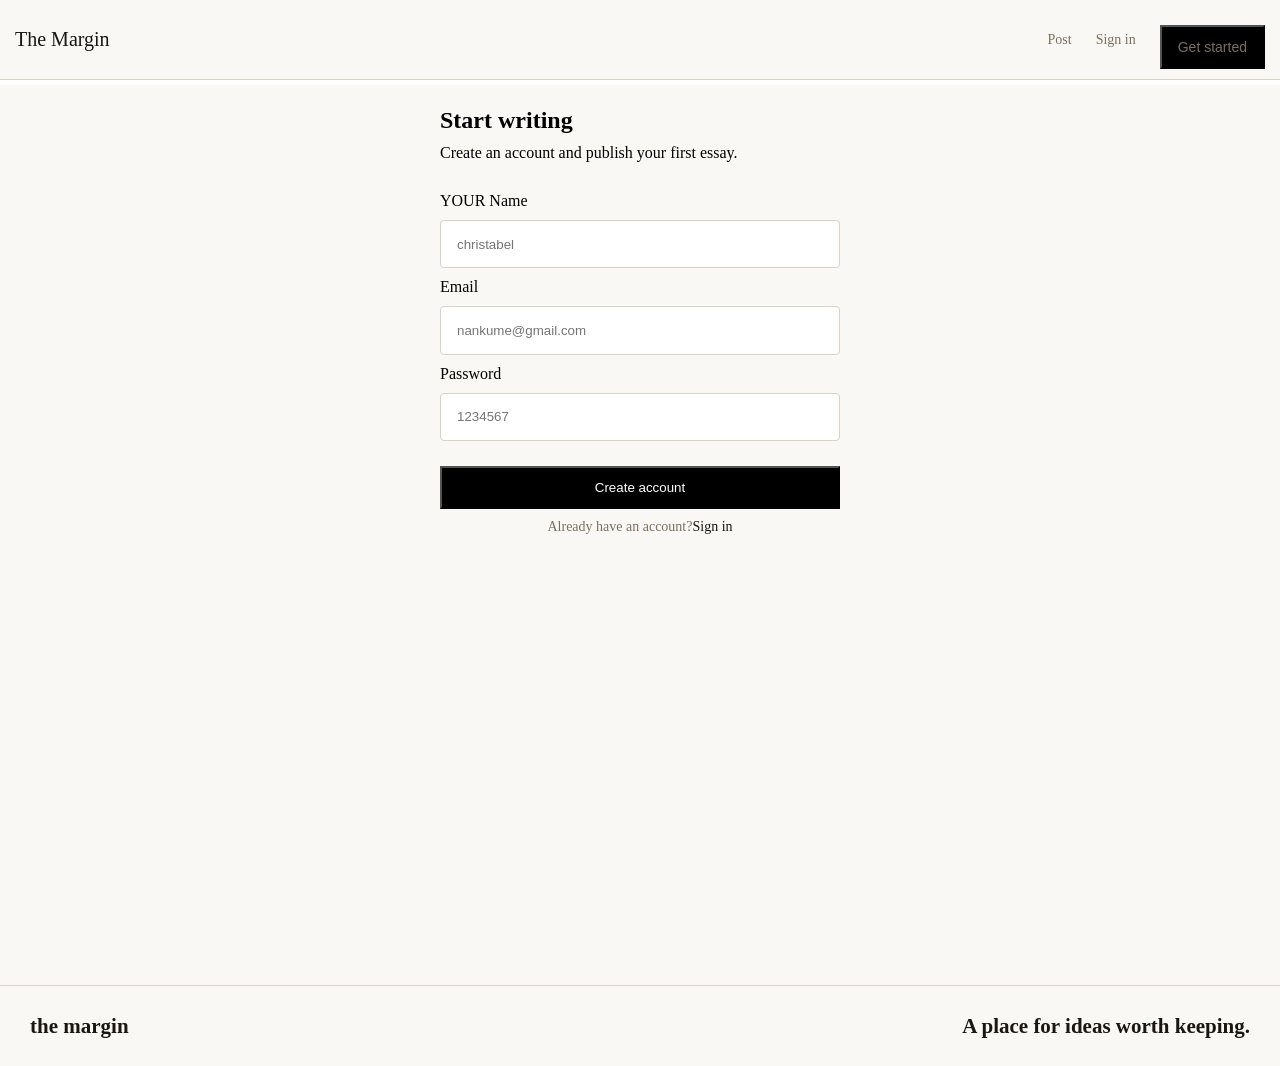
<file: register/lamzytech/register/register.html>
<!DOCTYPE html>
<html lang="en">
<head>
    <meta charset="UTF-8">
    <meta name="viewport" content="width=device-width, initial-scale=1.0">
    <title>Register</title>
    <link rel="stylesheet" href="register.css">
    
    </script>
</head>
<body>
    <header>
        <div class="view">The Margin</div>
        <nav id="not-login">
             <a href="../home.html">Post</a>
             <a href="../home-logged in/logged in .html">Sign in</a>
             <button><a href="./register.html">Get started</a></button>
        </nav>
        <nav id="login" style="display: none;">
             <a href="../home.html">Post</a>
             <button class="write-post" style="background-color: #b8651a;"><a href="../home-logged in/Blog details/CULTURE/Culture.html">Write</a></button>
        </nav>
</header>
<section class="inform">
    <form id="registerForm">

        <h1>Start writing</h1>
        <P>Create an account and publish your first essay.</P>
        <label for="fullName" class="have"> YOUR Name</label>
        <input id="fullName" type="text" placeholder="christabel">
        <label for="email">Email</label>
        <input id="email" type="email" placeholder="nankume@gmail.com">
        <label for="password">Password</label>
        <input id="password" type="password" placeholder="1234567">
        <button id="submitBtn" type="submit" class="down">Create account</button>
        <label for="signIn" class="type">Already have an account?<a class="sign-up" href="../home-logged in/logged in .html">Sign in</a> </label>
        
    </form>
</section>
<div class="footer">
    <h2>the margin</h2>
    <h2>A place for ideas worth keeping.</h2>
</div>



<script src="../home-logged in/API/api.js"></script>


<script>
  const form = document.getElementById("registerForm");
  const msg = document.getElementById("msg");
  const submitBtn = document.getElementById("submitBtn");



  async function registerStudent(fullName, email, password, ) {
    const data = await apiRequest("/api/auth/register", {
      method: "POST",
      body: JSON.stringify({ fullName, email, password , department: "Computer Science", level: "300"}),
    });

    localStorage.setItem("token", data.token);
    localStorage.setItem("student", JSON.stringify(data.student));
    return data.student;
  }

  form.addEventListener("submit", async (e) => {
    e.preventDefault();
    submitBtn.disabled = true;
    submitBtn.textContent = "Sending...";
    console.log("registering...");
    try {

      // const student = {
      //   id: "hello",
      //   fullName: "Christabel"
      // }
      const student = await registerStudent(
        document.getElementById("fullName").value,
        document.getElementById("email").value,
        document.getElementById("password").value,
    
      );
      console.log(`Welcome, ${student.fullName}! Token saved. Redirecting to login test page...`);
      setTimeout(() => (window.location.href = "../home.html"), 1200);
    } catch (err) {
        console.log(err)
      console.log(err.message);
    } finally {
      submitBtn.disabled = false;
      submitBtn.textContent = "Create account";
    }
  });
</script>

</body>
</file>
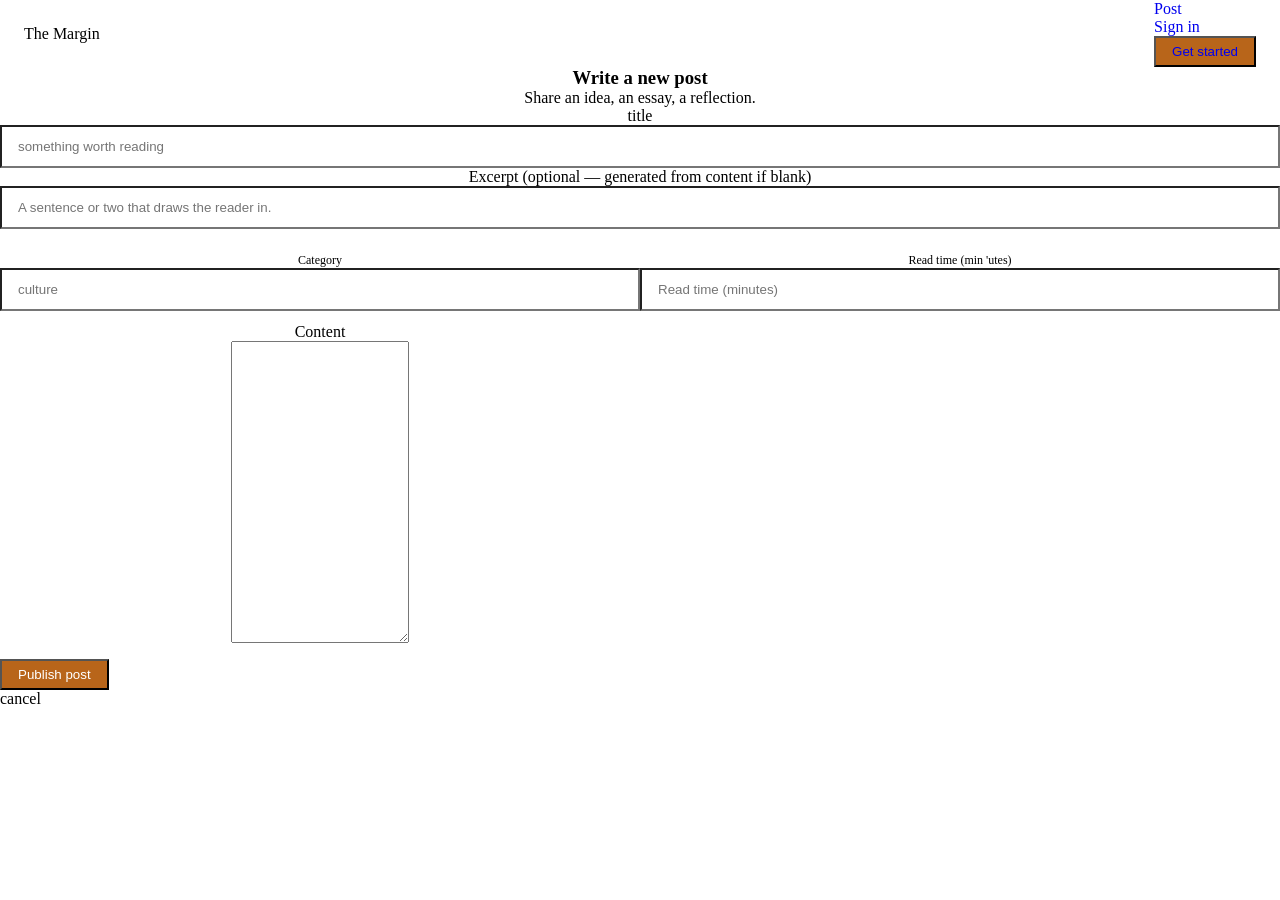
<file: home-logged in/Blog details/Blog details/CULTURE/Culture.html>
<!DOCTYPE html>
<html lang="en">
<head>
    <meta charset="UTF-8">
    <meta name="viewport" content="width=device-width, initial-scale=1.0">
    <title>Document</title>
    <link rel="stylesheet" href="culture.css">
</head>
<body>
   
<header class="content">
<div class="view">The Margin</div>
<nav id="not-login">
    <a href="../../../../index.html">Post</a>
    <a href="../../../logged in .html">Sign in</a>
    <button><a href="../../../../register/register.html">Get started</a></button>
</nav>
<nav id="login" style="display: none;">
    <a href="../../../../index.html">Post</a>
    <button class="write-post" style="background-color: #b8651a;"><a href="./Culture.html">Write</a></button>
</nav>
</header>
<section class="inform">
  
    <section class="topbar">
<h1>Write a new post</h1>
<p>Share an idea, an essay, a reflection.</p>
<p>title</p>
        <input type="title" placeholder="something worth reading" />
        <label>Excerpt (optional — generated from content if blank)</label>
        <input type="text" placeholder="A sentence or two that draws the reader in." />
        <div class="layout">
        <div class="mr-jesse">
            <label class="run">Category</label>
            <input type="text" placeholder="culture" />

        </div>
        <div class="lamzy">
            <label>Read time (min        'utes)</label>
            <input type="text" placeholder="Read time (minutes)">
        </div>
        <div class="space">
<p>Content</p>
<textarea 
        placeholder="Start writing... 
        Separate paragraphs with a blank line. Wrap *words* in asterisks for italics."
        rows="20">

</textarea>
    
        </div>
    </section>
    <div>
            <button>Publish post</button>
            <p>cancel</p>
        </div>
   
</body>
</html>
</file>
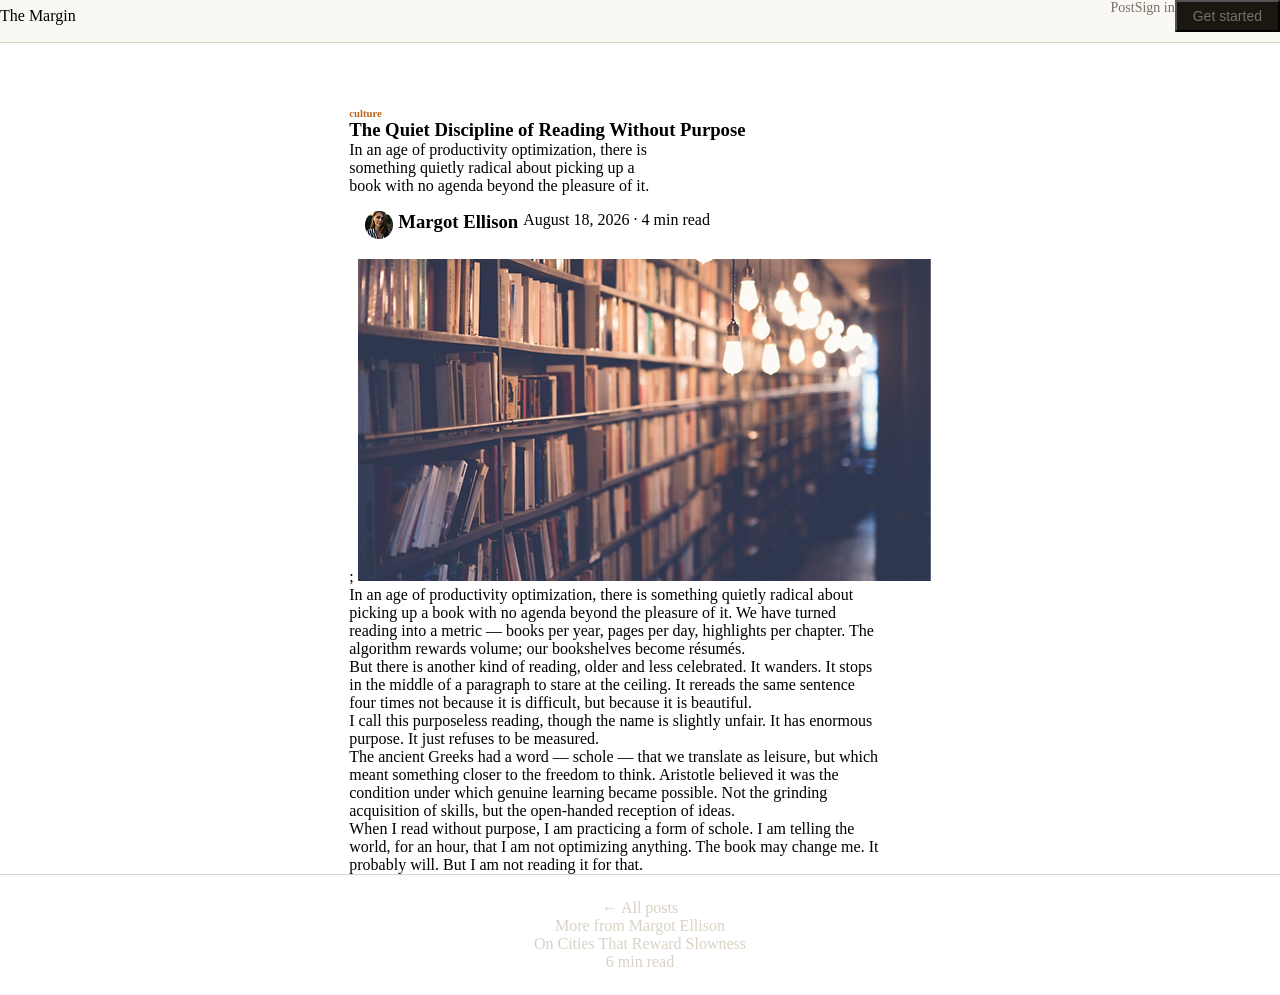
<file: register/lamzytech/home-logged in/Blog details/Blog.html>
<!DOCTYPE html>
<html lang="en">
<head>
    <meta charset="UTF-8">
    <meta name="viewport" content="width=device-width, initial-scale=1.0">
    <title>project</title>
    <link rel="preconnect" href="https://fonts.googleapis.com">
<link rel="preconnect" href="https://fonts.gstatic.com" crossorigin>
<link href="https://fonts.googleapis.com/css2?family=Poppins:ital,wght@0,100;0,200;0,300;0,400;0,500;0,600;0,700;0,800;0,900;1,100;1,200;1,300;1,400;1,500;1,600;1,700;1,800;1,900&display=swap" rel="stylesheet">
<link rel="StyleSheet" href="Blog.css">
</head>
<body>
 <header class="card">
     <div class="first">The Margin</div>
     <nav id="not-login">
        <a href="../../home.html">Post</a>
        <a href="../logged in .html">Sign in</a>
        <button><a href="../../register/register.html">Get started</a></button>
     </nav>
     <nav id="login" style="display: none;">
        <a href="../../home.html">Post</a>
        <button class="write-post" style="background-color: #b8651a;"><a href="./CULTURE/Culture.html">Write</a></button>
     </nav>
 </header>
 <div class="information">

        <div class="page">
            <h6 class="how">culture</h6>
            <h3>The Quiet Discipline of Reading Without Purpose</h3>
            
            <p>In an age of productivity optimization, there is<br> something quietly radical about picking up a<br> book with no agenda beyond the pleasure of it.</p>
            <div class="more">
                <div>
                    <img src="image/Image (Margot Ellison).png">
                </div>
                <h3>Margot Ellison</h3>
                <p>August 18, 2026 · 4 min read</p>
            </div>

            <div>;
                 <img src="image/Image (The Quiet Discipline of Reading Without Purpose).png">
            </div>
            <p>In an age of productivity optimization, there is something quietly radical about<br> picking up a book with no agenda beyond the pleasure of it. We have turned<br> reading into a metric — books per year, pages per day, highlights per chapter. The<br> algorithm rewards volume; our bookshelves become résumés.</p>
            <p>But there is another kind of reading, older and less celebrated. It wanders. It stops <br>in the middle of a paragraph to stare at the ceiling. It rereads the same sentence<br> four times not because it is difficult, but because it is beautiful.</p>
            <p>I call this purposeless reading, though the name is slightly unfair. It has enormous<br> purpose. It just refuses to be measured.</p>
            <p>The ancient Greeks had a word — schole — that we translate as leisure, but which<br> meant something closer to the freedom to think. Aristotle believed it was the<br> condition under which genuine learning became possible. Not the grinding<br> acquisition of skills, but the open-handed reception of ideas.</p>
            <p>When I read without purpose, I am practicing a form of schole. I am telling the<br> world, for an hour, that I am not optimizing anything. The book may change me. It<br> probably will. But I am not reading it for that.</p>
         </div>   
 </div>


 <div class="middle">
    <p class> ← All posts</p>
    <p class>More from Margot Ellison</p>
    <p>On Cities That Reward Slowness</p>
    <p>6 min read</p>

 </div>
<script>
    const token = localStorage.getItem("token");

    if (token == null || token == "") {
        document.getElementById("not-login").style.display = "flex";
        document.getElementById("login").style.display = "none";
    } else {
        document.getElementById("not-login").style.display = "none";
        document.getElementById("login").style.display = "flex";
    }
</script>
</head>
<body>
    
</body>
</html>
</file>
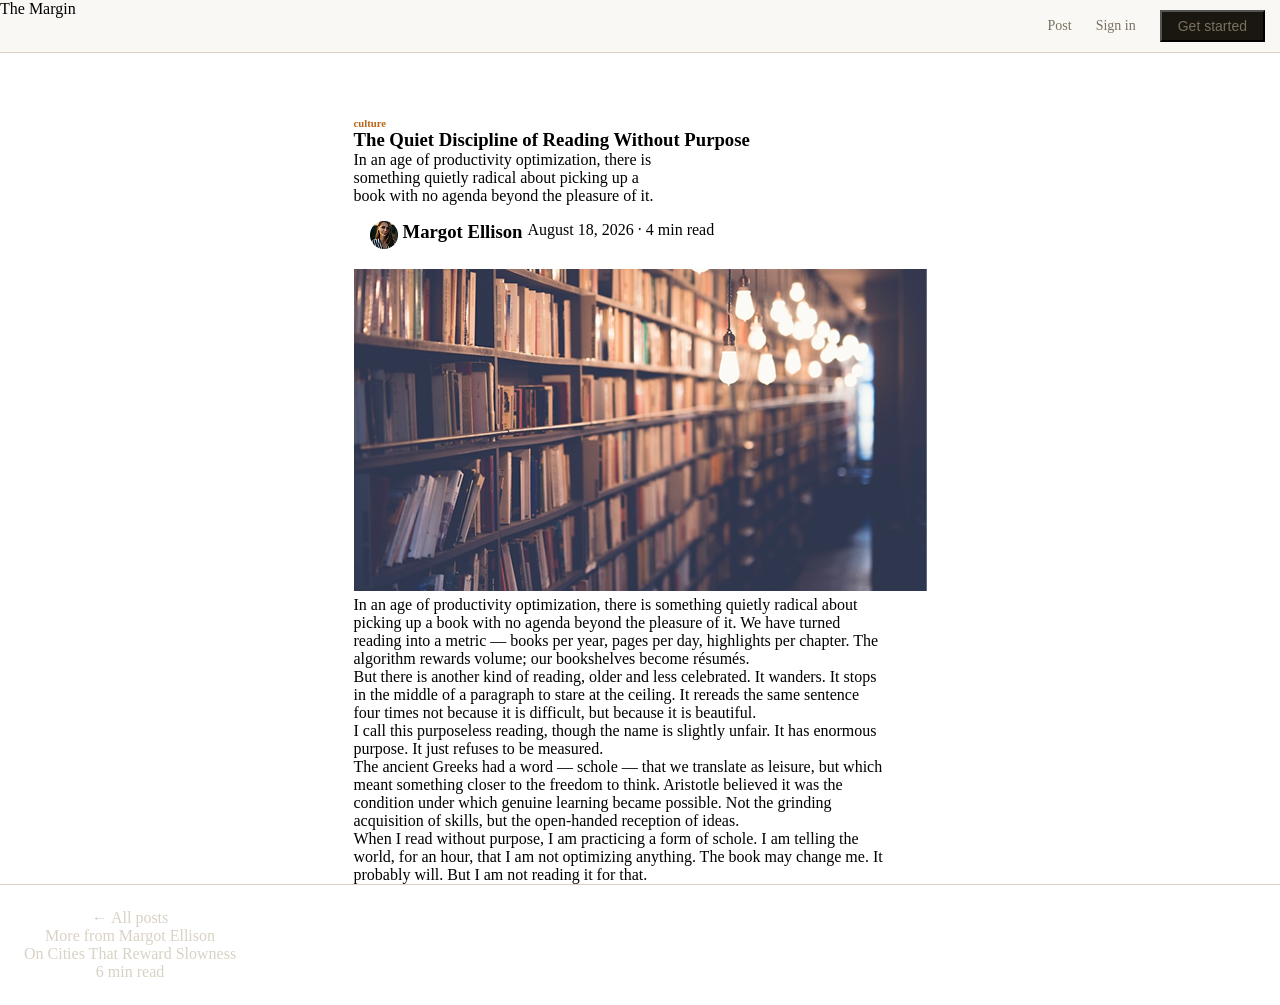
<file: register/lamzytech/home-logged in/Blog details/Blog details/Blog.html>
<!DOCTYPE html>
<html lang="en">
<head>
    <meta charset="UTF-8">
    <meta name="viewport" content="width=device-width, initial-scale=1.0">
    <title>project</title>
    <link rel="preconnect" href="https://fonts.googleapis.com">
<link rel="preconnect" href="https://fonts.gstatic.com" crossorigin>
<link href="https://fonts.googleapis.com/css2?family=Poppins:ital,wght@0,100;0,200;0,300;0,400;0,500;0,600;0,700;0,800;0,900;1,100;1,200;1,300;1,400;1,500;1,600;1,700;1,800;1,900&display=swap" rel="stylesheet">
<link rel="StyleSheet" href="Blog.css">
</head>
<body>
 <header class="card">
     <div class="first">The Margin</div>
     <nav id="not-login">
        <a href="../../../home.html">Post</a>
        <a href="../../logged in .html">Sign in</a>
        <button><a href="../../../register/register.html">Get started</a></button>
     </nav>
     <nav id="login" style="display: none;">
        <a href="../../../home.html">Post</a>
        <button class="write-post" style="background-color: #b8651a;"><a href="../CULTURE/Culture.html">Write</a></button>
     </nav>
 </header>
 <div class="information">

        <div class="page">
            <h6 class="how">culture</h6>
            <h3>The Quiet Discipline of Reading Without Purpose</h3>
            
            <p>In an age of productivity optimization, there is<br> something quietly radical about picking up a<br> book with no agenda beyond the pleasure of it.</p>
            <div class="more">
                <div>
                    <img src="image/Image (Margot Ellison).png">
                </div>
                <h3>Margot Ellison</h3>
                <p>August 18, 2026 · 4 min read</p>
            </div>

            <div>
                <img src="image/Image (The Quiet Discipline of Reading Without Purpose).png">
            </div>
            <p>In an age of productivity optimization, there is something quietly radical about<br> picking up a book with no agenda beyond the pleasure of it. We have turned<br> reading into a metric — books per year, pages per day, highlights per chapter. The<br> algorithm rewards volume; our bookshelves become résumés.</p>
            <p>But there is another kind of reading, older and less celebrated. It wanders. It stops <br>in the middle of a paragraph to stare at the ceiling. It rereads the same sentence<br> four times not because it is difficult, but because it is beautiful.</p>
            <p>I call this purposeless reading, though the name is slightly unfair. It has enormous<br> purpose. It just refuses to be measured.</p>
            <p>The ancient Greeks had a word — schole — that we translate as leisure, but which<br> meant something closer to the freedom to think. Aristotle believed it was the<br> condition under which genuine learning became possible. Not the grinding<br> acquisition of skills, but the open-handed reception of ideas.</p>
            <p>When I read without purpose, I am practicing a form of schole. I am telling the<br> world, for an hour, that I am not optimizing anything. The book may change me. It<br> probably will. But I am not reading it for that.</p>
         </div>   
 </div>


 <div class="middle">
    <p class> ← All posts</p>
    <p class>More from Margot Ellison</p>
    <p>On Cities That Reward Slowness</p>
    <p>6 min read</p>

 </div>
<script>
    const token = localStorage.getItem("token");

    if (token == null || token == "") {
        document.getElementById("not-login").style.display = "flex";
        document.getElementById("login").style.display = "none";
    } else {
        document.getElementById("not-login").style.display = "none";
        document.getElementById("login").style.display = "flex";
    }
</script>
</head>
<body>
    
</body>
</html>
</file>
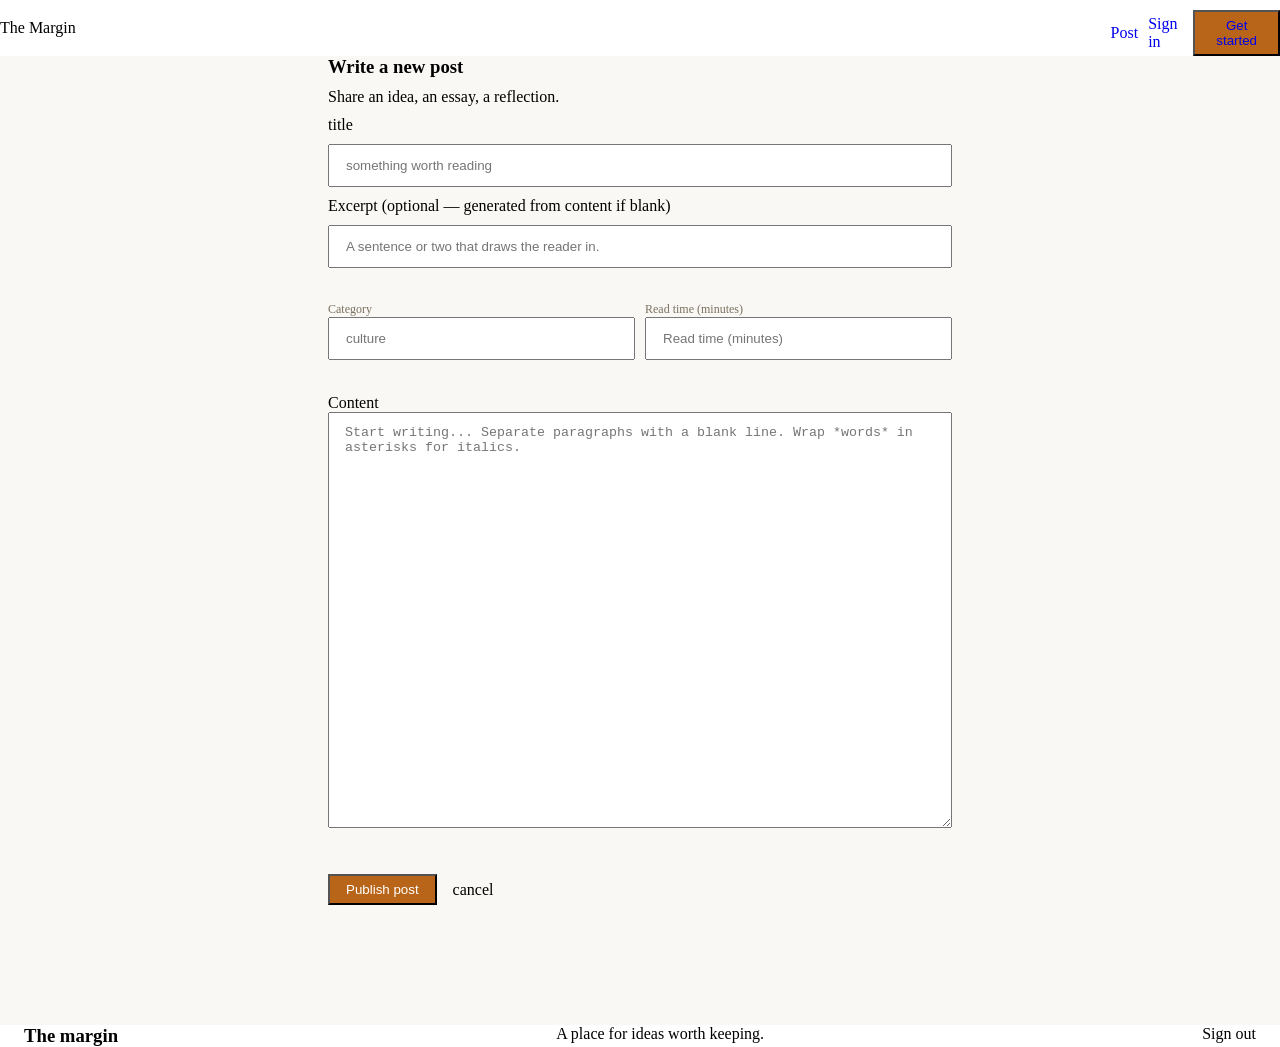
<file: register/lamzytech/home-logged in/Blog details/CULTURE/Culture.html>
<!DOCTYPE html>
<html lang="en">
<head>
    <meta charset="UTF-8">
    <meta name="viewport" content="width=device-width, initial-scale=1.0">
    <title>Document</title>
    <link rel="stylesheet" href="culture.css">
</head>
<body>
   
<header class="content">
<div class="view">The Margin</div>
<nav id="not-login">
    <a href="../../../home.html">Post</a>
    <a href="../../logged in .html">Sign in</a>
    <button><a href="../../../register/register.html">Get started</a></button>
</nav>
<nav id="login" style="display: none;">
    <a href="../../../home.html">Post</a>
    <button class="write-post" style="background-color: #b8651a;"><a href="./Culture.html">Write</a></button>
</nav>
</header>
<section class="inform">
  
    <section class="topbar">
        <h1>Write a new post</h1>
        <p>Share an idea, an essay, a reflection.</p>
        <p>title</p>
        <input type="title" placeholder="something worth reading">
        <label>Excerpt (optional — generated from content if blank)</label>
        <input type="text" placeholder="A sentence or two that draws the reader in.">
        <div class="layout">
            <div class="mr-jesse">
                <label class="run">Category</label>
                <input type="text" placeholder="culture">

            </div>
            <div class="lamzy">
                <label>Read time (minutes)</label>
                <input type="text" placeholder="Read time (minutes) ">
            </div>
        </div>

        <div class="space">
            <p>Content</p>
            <textarea placeholder="Start writing... Separate paragraphs with a blank line. Wrap *words* in asterisks for italics."
                        rows=20></textarea>
        
        </div>
    
    
        <div class="meta">
            <button>Publish post</button>
            <p>cancel</p>
        </div>  
    
    
    
    </section>
    
</section>


<section class="footer">
    
<h3>The margin</h3>
<P>A place for ideas worth keeping.</P>
<p>Sign out</p>

</section>
</body>
</html>
</file>
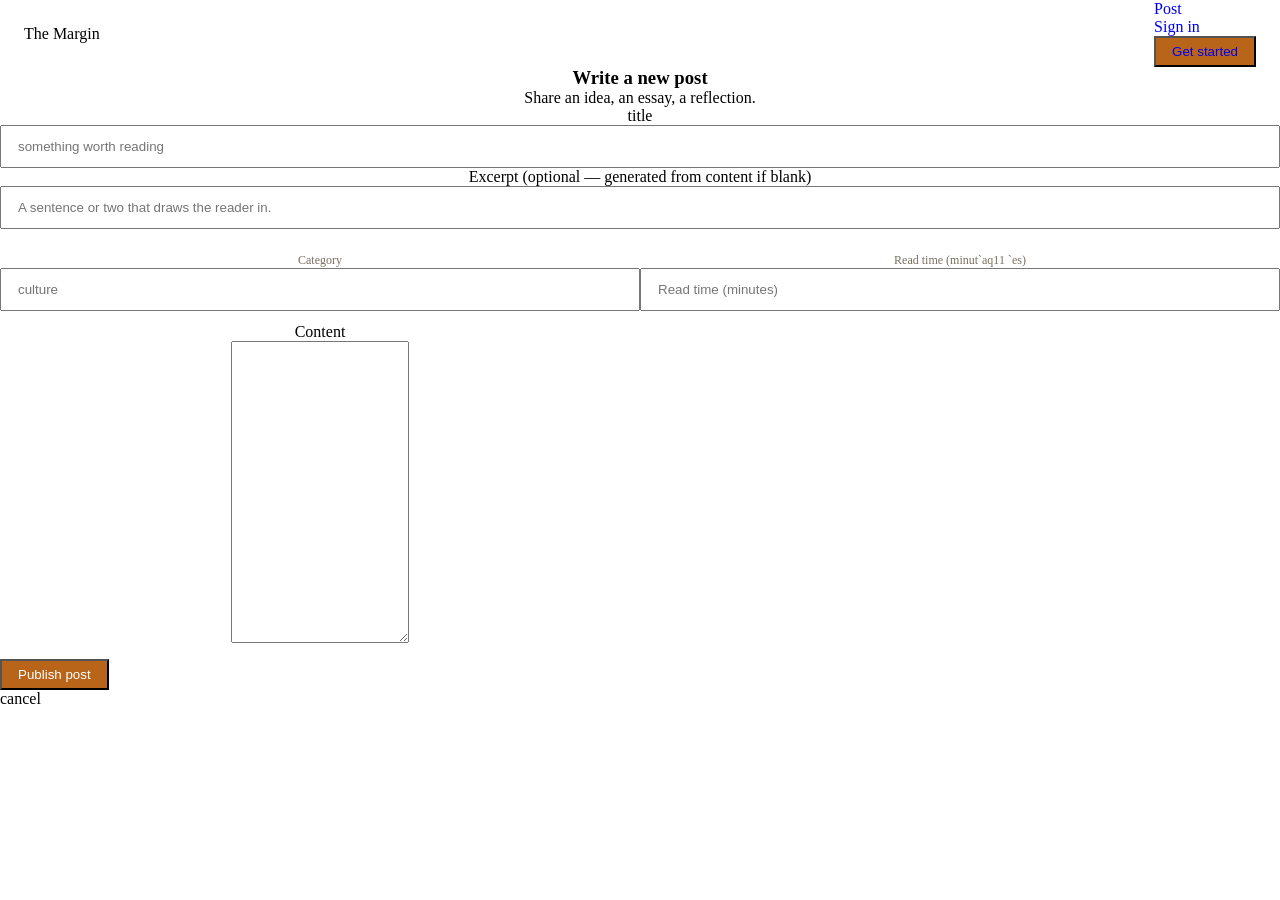
<file: register/lamzytech/home-logged in/Blog details/Blog details/CULTURE/Culture.html>
<!DOCTYPE html>
<html lang="en">
<head>
    <meta charset="UTF-8">
    <meta name="viewport" content="width=device-width, initial-scale=1.0">
    <title>Document</title>
    <link rel="stylesheet" href="culture.css">
</head>
<body>
   
<header class="content">
<div class="view">The Margin</div>
<nav id="not-login">
    <a href="../../../../home.html">Post</a>
    <a href="../../../logged in .html">Sign in</a>
    <button><a href="../../../../register/register.html">Get started</a></button>
</nav>
<nav id="login" style="display: none;">
    <a href="../../../../home.html">Post</a>
    <button class="write-post" style="background-color: #b8651a;"><a href="./Culture.html">Write</a></button>
</nav>
</header>
<section class="inform">
  
    <section class="topbar">
<h1>Write a new post</h1>
<p>Share an idea, an essay, a reflection.</p>
<p>title</p>
        <input type="title" placeholder="something worth reading">
        <label>Excerpt (optional — generated from content if blank)</label>
        <input type="text" placeholder="A sentence or two that draws the reader in.">
        <div class="layout">
        <div class="mr-jesse">
            <label class="run">Category</label>
            <input type="text" placeholder="culture">

        </div>
        <div class="lamzy">
            <label>Read time (minut`aq11        `es)</label>
            <input type="text" placeholder="Read time (minutes)">
        </div>
        <div class="space">
<p>Content</p>
<textarea 
        placeholder="Start writing... 
        Separate paragraphs with a blank line. Wrap *words* in asterisks for italics."
        rows="20">

</textarea>
    
        </div>
    </section>
    <div>
            <button>Publish post</button>
            <p>cancel</p>
        </div>
   
</body>
</html>
</file>
<file: home.css>
* {
    margin: 0;
    padding: 0;
    box-sizing: border-box;
}



header {
    width: 100%;
    display: flex;
    justify-content: space-between;
    padding-left: 24px;
    padding-right: 24px;
    
}
.first {
    display: flex;
    margin-top: 10px;
    align-items: center;
    gap: 10px;
}

nav{
    display: flex;
    justify-content: space-evenly;
    gap: 10px;
    align-items: center;
    margin-top: 10px;
}
nav a {
    text-decoration: none;
    color: black;
}
button {
    background-color: #1A1610;
    color: white;
    padding-top:6px;
    padding-right: 16px;
    padding-bottom: 6px;
    padding-left: 16px;
}
.hero {
    display: flex;
    flex-direction: column;
    margin-top: 10px;
    text-decoration: none;
}

.below-hero{
    display: flex;
    flex-direction: column;
    border-top: 1px solid;
    border-bottom: 1px solid;
    padding-top: 10px;
    padding-bottom: 10px;
    border-color: #7A7060;
}


.writing {
    font-weight: 400;
    font-size: 12px;
    color: #B8651A;
    font-family: inter;

    

}
.reading {
    font-weight: 400;
    font-size: 48px;
    color: #1A1610;
}
.under {
    font-weight: 400;
    font-size: 18px;
    color: #7A7060;
    padding-bottom: 48px;
}

button a{
    text-decoration: none;
    color: white;
}

.post-link {
    color: inherit;
    text-decoration: none;
}

.post-link:hover {
    text-decoration: underline;
}

.information {
    display: flex;
    width: 100%;
    height: 322.2px;
    row-gap: 32px;
    column-gap: 28px;
    padding-top: 10px;
    margin-bottom: 30px;
    border-top: 1px solid;
    border-color: #7A7060;
}

.information[tabindex="0"],
.post-card[tabindex="0"] {
    cursor: pointer;
}

.information[tabindex="0"]:focus-visible,
.post-card[tabindex="0"]:focus-visible {
    outline: 2px solid #B8651A;
    outline-offset: 4px;
}

.featured-image-column,
.information .page {
    flex: 1 1 50%;
    min-width: 0;
}

.featured-image-column img {
    width: 100%;
    height: 100%;
    object-fit: cover;
    display: block;
}
.about {
    display: flex;
    align-items: center;
    padding-top: 16px;
    gap: 12px;


}
.image {
    width: 28px;
    height: 28px;
    margin-top: 20px;
}
.posts-grid {
    display: grid;
    grid-template-columns: repeat(3, 1fr);
    gap: 48px 28px;
    padding-top: 40px;
    padding-bottom: 50px;
}

.post-card {
    display: flex;
    flex-direction: column;
    min-width: 0;
}


.title {
    display: flex;
    margin-top: 5px;
    height: 10px;
    justify-self: left;
}

.post-card-image {
    width: 100%;
    display: block;
}

.post-card-image img {
    width: 100%;
    height: auto;
    object-fit: cover;
    display: block;
}

.post-category {
    font-weight: 500;
    font-size: 12px;
    color: #B8651A;
    margin-top: 10px;
    text-transform: uppercase;
}
.now {
    display: flex;
    align-items: center;
    padding-top: 16px;
    gap: 12px;
    margin-top: 10px;
}
.after {
    display: flex;
    align-items: center;
    padding-top: 16px;
    gap: 12px;
    margin-top: 10px;
}
.post-meta {
    display: flex;
    align-items: center;
    padding-top: 16px;
    gap: 10px;
    color: #7A7060;
    font-size: 12px;
}

.post-avatar {
    width: 28px;
    height: 28px;
    flex: 0 0 28px;
    overflow: hidden;
    border-radius: 50%;
}

.post-avatar img {
    width: 100%;
    height: 100%;
    object-fit: cover;
}

.post-title {
    font-weight: 400;
    font-size: 20px;
    color: #1A1610;
    margin-top: 10px;
}

.post-excerpt {
    font-weight: 400;
    font-size: 14px;
    color: #7A7060;
    margin-top: 10px;
}

@media (max-width: 900px) {
    .posts-grid {
        grid-template-columns: repeat(2, 1fr);
    }
}

@media (max-width: 600px) {
    .information {
        height: auto;
        flex-direction: column;
    }

    .featured-image-column img {
        height: auto;
    }

    .posts-grid {
        grid-template-columns: 1fr;
    }
}

.footer {
    display: flex;
    justify-content: space-between;
    height: 60px;
    margin-top: 30px;
}
.title {
    font-weight: 400;
    font-size: 14px;
    color: #1A1610;
}
.next {
    font-weight: 400;
    font-size: 14px;
    color: #7A7060;
    line-height: 20px;
}
</file>
<file: home-logged in/logged in .css>
* {
    margin: 0;
    padding: 0;
    box-sizing:border-box ;
}
header {
    width: 100%;
    display: flex;
    justify-content: space-between;
    background-color:#FAF8F4;
    border-bottom: 1px solid;
    align-items: center;
    padding-bottom: 10px;
    border-color: #D9D2C5;
}
.view {
    display: flex;
    margin-top:10px ;
    align-items: center;
   gap: 1px;
 padding-left: 15px;
 font-weight: 400;
 font-size: 20px;
 color: #1A1610;

}
a {
    text-decoration: none;
    color: #7A7060;
    font-size: 14px;
    font-weight: 400;

}
nav {
    display: flex;
    justify-content: space-evenly;
    gap: 24px;
    align-items: center;
    margin-top: 10px;
    padding-right: 15px;
}
.inform {
    width: 100%;
    height: 100vh;
    display: flex;
   background-color: #FAF8F4;
    align-items: flex-start;
    flex-direction: column;
    margin-top: 5px;
}

form {
    display: flex;
    flex-direction: column;
    justify-content: center;
    align-self: center;
    padding-bottom: 12px;
    padding-left: 16px;
    padding-right: 16px;
    padding-top: 12px;
    margin-top: 10px;
    gap: 10px;
}
.have {
    margin-top: 20px;
}
.back {
    align-self: center;
}
.sigh {
    align-self: center;
}
input {
    width: 400px;
    height: 48.4px;
    border-radius: 4px;
    border: 1px solid;
    padding-top: 12px;
    padding-right: 16px;
    padding-left: 16px;
    padding-bottom: 12px;
    border-color: rgba(217, 210, 197, 1);
}
button {
    background-color: black;
    color: white;
    padding-top: 12px ;
    padding-right: 16px;
    padding-bottom: 12px;
    padding-left: 16px;
    margin-top: 15px ;
}
.type {
    display: flex;
    align-self: center;
    justify-content: center;
    font-weight: 400;
    font-size: 14px;
    color: #7A7060;
}
.footer {
    display: flex;
    justify-content: space-between;
    border-top: 1px solid;
height:60px ;
align-items: center;
border-color:#D9D2C5 ;
padding-top: 40px;
padding-bottom: 40px;
padding-left: 30px;
padding-right: 30px;
background-color: #FAF8F4;
color: #1A1610;
font-size: 14px;
font-weight: 400;
}
.place {
    font-size: 14px;
    font-weight: 400;
    color: #7A7060;
}

.sign-up{
    text-decoration: none;
    color: #1A1610
}
</file>
<file: register/register.css>
* {
    margin: 0;
    padding: 0;
    box-sizing:border-box ;
}
header {
    width: 100%;
    display: flex;
    justify-content: space-between;
    background-color:#FAF8F4;
    border-bottom: 1px solid;
    align-items: center;
    padding-bottom: 10px;
    border-color: #D9D2C5;
}
.view {
    display: flex;
    margin-top:10px ;
    align-items: center;
   gap: 1px;
 padding-left: 15px;
 font-weight: 400;
 font-size: 20px;
 color: #1A1610;

}
a {
    text-decoration: none;
    color: #7A7060;
    font-size: 14px;
    font-weight: 400;

}
nav {
    display: flex;
    justify-content: space-evenly;
    gap: 24px;
    align-items: center;
    margin-top: 10px;
    padding-right: 15px;
}
.inform {
    width: 100%;
    height: 100vh;
    display: flex;
   background-color: #FAF8F4;
    align-items: flex-start;
    flex-direction: column;
    margin-top: 5px;
}

form {
    display: flex;
    flex-direction: column;
    justify-content: center;
    align-self: center;
    padding-bottom: 12px;
    padding-left: 16px;
    padding-right: 16px;
    padding-top: 12px;
    margin-top: 10px;
    gap: 10px;
}
.have {
    margin-top: 20px;
}
.back {
    align-self: center;
}
.sigh {
    align-self: center;
}
input {
    width: 400px;
    height: 48.4px;
    border-radius: 4px;
    border: 1px solid;
    padding-top: 12px;
    padding-right: 16px;
    padding-left: 16px;
    padding-bottom: 12px;
    border-color: rgba(217, 210, 197, 1);
}
button {
    background-color: black;
    color: white;
    padding-top: 12px ;
    padding-right: 16px;
    padding-bottom: 12px;
    padding-left: 16px;
    margin-top: 15px ;
}
.type {
    display: flex;
    align-self: center;
    justify-content: center;
    font-weight: 400;
    font-size: 14px;
    color: #7A7060;
}
.footer {
    display: flex;
    justify-content: space-between;
    border-top: 1px solid;
height:60px ;
align-items: center;
border-color:#D9D2C5 ;
padding-top: 40px;
padding-bottom: 40px;
padding-left: 30px;
padding-right: 30px;
background-color: #FAF8F4;
color: #1A1610;
font-size: 14px;
font-weight: 400;
}
.place {
    font-size: 14px;
    font-weight: 400;
    color: #7A7060;
}

.sign-up{
    text-decoration:none;
    color: #1A1610;
}
</file>
<file: home-logged in/Blog details/Blog.css>
* {
    margin: 0;
    padding: 0;
    box-sizing: border-box;
}
body {
    background: #FAF8F4;
    color: #1A1610;
    font-family: Poppins, sans-serif;
}
header {
    width: 100%;
    width: 100%;
    display: flex;
    justify-content: space-between;
    background-color:#FAF8F4;
    border-bottom: 1px solid;
    align-items: center;
    gap: 20px;
    padding-bottom: 10px;
   border-color: #D9D2C5
}
header .first {
    padding: 16px 24px;
    font-size: 18px;
}
.how {
    color: #B8651A;
    justify-content: left;
    margin: 0px;
display: flex
}
a {

    text-decoration: none;
    color: #7A7060;
    font-size: 14px;
    font-weight: 400;
    gap: 20px;

}
button {
    background-color: #1A1610;
    color: white;
    padding-top:6px;
    padding-right: 16px;
    padding-bottom: 6px;
    padding-left: 16px;
}
.post-state {
    max-width: 760px;
    margin: 80px auto;
    padding: 0 24px;
    color: #7A7060;
    text-align: center;
}
.error-message {
    color: #9B3D2A;
}
.post-details {
    max-width: 900px;
    margin: 0 auto;
    padding: 48px 24px 80px;
}
.back-link {
    display: inline-block;
    margin-bottom: 48px;
    color: #B8651A;
}
.post-reading {
    max-width: 720px;
    margin: 0 auto;
}
.post-reading h1 {
    margin: 12px 0 20px;
    font-size: clamp(32px, 5vw, 56px);
    line-height: 1.15;
    font-weight: 500;
}
.post-excerpt {
    color: #7A7060;
    font-size: 18px;
    line-height: 1.7;
}
.post-byline {
    display: flex;
    align-items: center;
    gap: 10px;
    margin: 28px 0 36px;
    color: #7A7060;
    font-size: 14px;
}
.post-byline img {
    width: 36px;
    height: 36px;
    border-radius: 50%;
    object-fit: cover;
}
.post-featured-image {
    width: 100%;
    max-height: 520px;
    margin-bottom: 40px;
    object-fit: cover;
}
.post-content {
    white-space: pre-wrap;
    color: #1A1610;
    font-size: 18px;
    line-height: 1.9;
}

@media (max-width: 600px) {
    header .first {
        padding-left: 16px;
    }
    nav {
        gap: 10px;
        padding-right: 8px;
    }
    .post-details {
        padding: 32px 20px 56px;
    }
    .back-link {
        margin-bottom: 32px;
    }
    .post-content {
        font-size: 16px;
        line-height: 1.8;
    }
}
</file>
<file: register/lamzytech/home.css>
* {
    margin: 0;
    padding: 0;
    box-sizing: border-box;
}



header {
    width: 100%;
    display: flex;
    justify-content: space-between;
    padding-left: 24px;
    padding-right: 24px;
    
}
.first {
    display: flex;
    margin-top: 10px;
    align-items: center;
    gap: 10px;
}

nav{
    display: flex;
    justify-content: space-evenly;
    gap: 10px;
    align-items: center;
    margin-top: 10px;
}
nav a {
    text-decoration: none;
    color: black;
}
button {
    background-color: #1A1610;
    color: white;
    padding-top:6px;
    padding-right: 16px;
    padding-bottom: 6px;
    padding-left: 16px;
}
.hero {
    display: flex;
    flex-direction: column;
    margin-top: 10px;
    text-decoration: none;
}

.below-hero{
    display: flex;
    flex-direction: column;
    border-top: 1px solid;
    border-bottom: 1px solid;
    padding-top: 10px;
    padding-bottom: 10px;
    border-color: #7A7060;
}


.writing {
    font-weight: 400;
    font-size: 12px;
    color: #B8651A;
    font-family: inter;

    

}
.reading {
    font-weight: 400;
    font-size: 48px;
    color: #1A1610;
}
.under {
    font-weight: 400;
    font-size: 18px;
    color: #7A7060;
    padding-bottom: 48px;
}

button a{
    text-decoration: none;
    color: white;
}

.information {
    display: flex;
    width: 100%;
    height: 322.2px;
    row-gap: 32px;
    column-gap: 28px;
    padding-top: 10px;
    margin-bottom: 30px;
    border-top: 1px solid;
    border-color: #7A7060;
}
.about {
    display: flex;
    align-items: center;
    padding-top: 16px;
    gap: 12px;


}
.image {
    width: 28px;
    height: 28px;
    margin-top: 20px;
}
.tech {
    display: flex;
    justify-content: space-evenly;
    padding-top: 40px;
    padding-bottom: 50px;

}
.tech-sub {
    max-width: 400px;
    display: flex;
    flex-direction: column;

}


.title {
    display: flex;
    margin-top: 5px;
    height: 10px;
    justify-self: left;
}

.tech-image{
    width: 100%;
}

.tech-image img {
    width: 100%;
    height: 100%;
    object-fit: cover;
}

.come {
    font-weight: 500;
    font-size: 12px;
    color: #B8651A;
    margin-top: 10px;
}
.now {
    display: flex;
    align-items: center;
    padding-top: 16px;
    gap: 12px;
    margin-top: 10px;
}
.after {
    display: flex;
    align-items: center;
    padding-top: 16px;
    gap: 12px;
    margin-top: 10px;
}
.more {
    display: flex;
    align-items: center;
    padding: 5px;
    gap: 10px;
    margin-top: 8px;
}
.welcome {
    font-weight: 400;
    font-size: 20px;
    color: #1A1610;
    margin-top: 10px;
}
.story {
    font-weight: 400;
    font-size: 14px;
    color: #7A7060;
    margin-top: 10px;
}



.footer {
    display: flex;
    justify-content: space-between;
    height: 60px;
    margin-top: 30px;
}
.title {
    font-weight: 400;
    font-size: 14px;
    color: #1A1610;
}
.next {
    font-weight: 400;
    font-size: 14px;
    color: #7A7060;
    line-height: 20px;
}
</file>
<file: home-logged in/Blog details/Blog details/Blog.css>
* {
    margin: 0;
    padding: 0;
    box-sizing:border-box ;
}
header {
    display: flex;
    justify-content: space-between;
    background-color:#FAF8F4;
    border-bottom: 1px solid;
    padding-bottom: 10px;
   border-color: #D9D2C5
}  
.how {
    color: #B8651A;
    justify-content: left;
    margin: 0px;
    display: flex
}
.page {
    display: grid;
    justify-content: center;
    align-items: center;
    border-bottom: 1px solid;
    border-color: #D9D2C5;
    padding-top: 64px;
}
.more {
    display: flex;
    text-align: center;
    padding: 16px;
    gap: 5px;
}
a {

    text-decoration: none;
    color: #7A7060;
    font-size: 14px;
    font-weight: 400;
    gap: 20px;

}

nav {
    display: flex;
    justify-content:space-between ;
    gap: 24px;
    align-items: center;
    margin-top: 10px;
    padding-right: 15px;
}

button {
    background-color: #1A1610;
    color: white;
    padding-top:6px;
    padding-right: 16px;
    padding-bottom: 6px;
    padding-left: 16px;
}
.middle {
    display: grid;
    justify-content: left;
    text-align: center;
    border-top: 1px;
    padding-top: 64px;
    color:#D9D2C5;
    padding-left: 24px;
    padding: 24px;
    padding-bottom: 64;
}
.body {
    color: #1A1610;
    font-size: 18px;
font-weight: 400;
gap: 10px;
}
</file>
<file: home-logged in/Blog details/CULTURE/culture.css>
* {
    margin: 0;
    padding: 0;
    box-sizing:border-box ;
}
.header {
    display:flex;
    align-items: center;
    justify-content: space-between;
    padding: 20px;
    background-color: #F7F4EF;
}
button {
background-color: #B8651A;
color: white;
padding-top: 6px;
padding-right: 16px;
padding-left: 16px;
padding-bottom: 6px;

}
a {
    display: flex;
    justify-content: space-between;
    text-decoration: none;
}
 
.inform{
    display: flex;
    align-items: center;
    justify-content: center;
    flex-direction: column;
    background-color: #FAF8F4;
}
.topbar {
    display: grid;
    align-items: center;
    align-self: center;
    gap:10px;
    
}
.mr-jesse {
    
    display:grid;
    font-weight: 400;
    font-size: 12px;
    color: #7A7060;
}
.lamzy {
    display: grid;
     font-weight: 400;
    font-size: 12px;
    color: #7A7060
}
.layout {
    display:grid;
    width:624px ;
    grid-template-columns: repeat(2,1fr);
    padding-top: 24px;
    gap: 10px;
}
input {
    max-width: 624px;
    color: black;
    background-color: white;
    padding-left: 16px;
    padding-right: 16px;
    padding-top: 12px;
    padding-bottom: 12px;
}
textarea {
    width:624px ;
    height: 416px;
    padding-left: 16px;
    padding-right: 16px;
    padding-top: 12px;
    padding-bottom: 12px;
    align-self: center;
}
.space {
    padding-top: 24px;

}
.footer {
    display: flex;
    justify-content: space-between;
    padding-top: 120px;
    height: 20px;
    padding-right:24px;
    padding-left: 24px;
    background-color: #FAF8F4;
}



.view {
    display: flex;
    width: 100%;

}
.content {
    width: 100%;
    display: flex;
    align-items: center;
}
nav {
    display: flex;
    gap: 10px;
    margin-top: 10px;
    align-items: center;
}

.meta {
    display: flex;
    padding-top: 32px;
    gap: 16px;
    align-items: center;
}
</file>
<file: register/lamzytech/home-logged in/logged in .css>
* {
    margin: 0;
    padding: 0;
    box-sizing:border-box ;
}
header {
    width: 100%;
    display: flex;
    justify-content: space-between;
    background-color:#FAF8F4;
    border-bottom: 1px solid;
    align-items: center;
    padding-bottom: 10px;
    border-color: #D9D2C5;
}
.view {
    display: flex;
    margin-top:10px ;
    align-items: center;
   gap: 1px;
 padding-left: 15px;
 font-weight: 400;
 font-size: 20px;
 color: #1A1610;

}
a {
    text-decoration: none;
    color: #7A7060;
    font-size: 14px;
    font-weight: 400;

}
nav {
    display: flex;
    justify-content: space-evenly;
    gap: 24px;
    align-items: center;
    margin-top: 10px;
    padding-right: 15px;
}
.inform {
    width: 100%;
    height: 100vh;
    display: flex;
   background-color: #FAF8F4;
    align-items: flex-start;
    flex-direction: column;
    margin-top: 5px;
}

form {
    display: flex;
    flex-direction: column;
    justify-content: center;
    align-self: center;
    padding-bottom: 12px;
    padding-left: 16px;
    padding-right: 16px;
    padding-top: 12px;
    margin-top: 10px;
    gap: 10px;
}
.have {
    margin-top: 20px;
}
.back {
    align-self: center;
}
.sigh {
    align-self: center;
}
input {
    width: 400px;
    height: 48.4px;
    border-radius: 4px;
    border: 1px solid;
    padding-top: 12px;
    padding-right: 16px;
    padding-left: 16px;
    padding-bottom: 12px;
    border-color: rgba(217, 210, 197, 1);
}
button {
    background-color: black;
    color: white;
    padding-top: 12px ;
    padding-right: 16px;
    padding-bottom: 12px;
    padding-left: 16px;
    margin-top: 15px ;
}
.type {
    display: flex;
    align-self: center;
    justify-content: center;
    font-weight: 400;
    font-size: 14px;
    color: #7A7060;
}
.footer {
    display: flex;
    justify-content: space-between;
    border-top: 1px solid;
height:60px ;
align-items: center;
border-color:#D9D2C5 ;
padding-top: 40px;
padding-bottom: 40px;
padding-left: 30px;
padding-right: 30px;
background-color: #FAF8F4;
color: #1A1610;
font-size: 14px;
font-weight: 400;
}
.place {
    font-size: 14px;
    font-weight: 400;
    color: #7A7060;
}

.sign-up{
    text-decoration: none;
    color: #1A1610
}
</file>
<file: register/lamzytech/register/register.css>
* {
    margin: 0;
    padding: 0;
    box-sizing:border-box ;
}
header {
    width: 100%;
    display: flex;
    justify-content: space-between;
    background-color:#FAF8F4;
    border-bottom: 1px solid;
    align-items: center;
    padding-bottom: 10px;
    border-color: #D9D2C5;
}
.view {
    display: flex;
    margin-top:10px ;
    align-items: center;
   gap: 1px;
 padding-left: 15px;
 font-weight: 400;
 font-size: 20px;
 color: #1A1610;

}
a {
    text-decoration: none;
    color: #7A7060;
    font-size: 14px;
    font-weight: 400;

}
nav {
    display: flex;
    justify-content: space-evenly;
    gap: 24px;
    align-items: center;
    margin-top: 10px;
    padding-right: 15px;
}
.inform {
    width: 100%;
    height: 100vh;
    display: flex;
   background-color: #FAF8F4;
    align-items: flex-start;
    flex-direction: column;
    margin-top: 5px;
}

form {
    display: flex;
    flex-direction: column;
    justify-content: center;
    align-self: center;
    padding-bottom: 12px;
    padding-left: 16px;
    padding-right: 16px;
    padding-top: 12px;
    margin-top: 10px;
    gap: 10px;
}
.have {
    margin-top: 20px;
}
.back {
    align-self: center;
}
.sigh {
    align-self: center;
}
input {
    width: 400px;
    height: 48.4px;
    border-radius: 4px;
    border: 1px solid;
    padding-top: 12px;
    padding-right: 16px;
    padding-left: 16px;
    padding-bottom: 12px;
    border-color: rgba(217, 210, 197, 1);
}
button {
    background-color: black;
    color: white;
    padding-top: 12px ;
    padding-right: 16px;
    padding-bottom: 12px;
    padding-left: 16px;
    margin-top: 15px ;
}
.type {
    display: flex;
    align-self: center;
    justify-content: center;
    font-weight: 400;
    font-size: 14px;
    color: #7A7060;
}
.footer {
    display: flex;
    justify-content: space-between;
    border-top: 1px solid;
height:60px ;
align-items: center;
border-color:#D9D2C5 ;
padding-top: 40px;
padding-bottom: 40px;
padding-left: 30px;
padding-right: 30px;
background-color: #FAF8F4;
color: #1A1610;
font-size: 14px;
font-weight: 400;
}
.place {
    font-size: 14px;
    font-weight: 400;
    color: #7A7060;
}

.sign-up{
    text-decoration:none;
    color: #1A1610;
}
</file>
<file: home-logged in/Blog details/Blog details/CULTURE/culture.css>
* {
    margin: 0;
    padding: 0;
    box-sizing:border-box ;
}
header {
    display: flex;
    justify-content: space-between;
    padding-left: 24px;
    padding-right: 24px;
    align-items: center;
}
button {
background-color: #B8651A;
color: white;
padding-top: 6px;
padding-right: 16px;
padding-left: 16px;
padding-bottom: 6px;
}
a {
    display: flex;
    justify-content: space-between;
    text-decoration: none;
}
.topbar {
    display: grid;
    align-self: center;
    justify-self: center;
    text-align: center;
}
.mr-jesse {
    display:grid;
    font-weight: 400;
    font-size: 12px;
    color: black;
}
.lamzy {
    display: grid;
     font-weight: 400;
    font-size: 12px;
    
    
}
.layout {
    display:grid;
    grid-template-columns: repeat(2,1fr);
    padding-top: 24px;
}

    input {
    color: #000000;
    background-color: white;
    padding: 12px 16px;
    padding-left: 16px;
    padding-right: 16px;
    padding-top: 12px;
    padding-bottom: 12px;
    }
.space {
    padding-left: 16px;
    padding-right: 16px;
    padding-top: 12px;
    padding-bottom: 12px;
}
</file>
<file: register/lamzytech/home-logged in/Blog details/Blog.css>
* {
    margin: 0;
    padding: 0;
    box-sizing:border-box ;
}
header {
    width: 100%;
    display: flex;
    justify-content: space-between;
    background-color:#FAF8F4;
    border-bottom: 1px solid;
    align-items: center;
    gap: 20px;
    padding-bottom: 10px;
   border-color: #D9D2C5
}  
.how {
    color: #B8651A;
    justify-content: left;
    margin: 0px;
display: flex
}
.page {
    display: grid;
    justify-content: center;
    align-items: center;
    border-bottom: 1px solid;
    border-color: #D9D2C5;
    padding-top: 64px;
}
.more {
    display: flex;
    text-align: center;
    padding: 16px;
    gap: 5px;
}
a {

    text-decoration: none;
    color: #7A7060;
    font-size: 14px;
    font-weight: 400;
    gap: 20px;

}
button {
    background-color: #1A1610;
    color: white;
    padding-top:6px;
    padding-right: 16px;
    padding-bottom: 6px;
    padding-left: 16px;
}
.middle {
    width: 100%;
    margin: auto;
    display: grid;
    justify-content: centers;
    text-align: center;
    border-top: 1px;
    padding-top: 64px;
    color:#D9D2C5;
    padding-left: 24px;
    padding: 24px;
    padding-bottom: 64;
}
.body {
    color: #1A1610;
    font-size: 18px;
font-weight: 400;
gap: 10px;
}
</file>
<file: register/lamzytech/home-logged in/Blog details/Blog details/Blog.css>
* {
    margin: 0;
    padding: 0;
    box-sizing:border-box ;
}
header {
    display: flex;
    justify-content: space-between;
    background-color:#FAF8F4;
    border-bottom: 1px solid;
    padding-bottom: 10px;
   border-color: #D9D2C5
}  
.how {
    color: #B8651A;
    justify-content: left;
    margin: 0px;
    display: flex
}
.page {
    display: grid;
    justify-content: center;
    align-items: center;
    border-bottom: 1px solid;
    border-color: #D9D2C5;
    padding-top: 64px;
}
.more {
    display: flex;
    text-align: center;
    padding: 16px;
    gap: 5px;
}
a {

    text-decoration: none;
    color: #7A7060;
    font-size: 14px;
    font-weight: 400;
    gap: 20px;

}

nav {
    display: flex;
    justify-content:space-between ;
    gap: 24px;
    align-items: center;
    margin-top: 10px;
    padding-right: 15px;
}

button {
    background-color: #1A1610;
    color: white;
    padding-top:6px;
    padding-right: 16px;
    padding-bottom: 6px;
    padding-left: 16px;
}
.middle {
    display: grid;
    justify-content: left;
    text-align: center;
    border-top: 1px;
    padding-top: 64px;
    color:#D9D2C5;
    padding-left: 24px;
    padding: 24px;
    padding-bottom: 64;
}
.body {
    color: #1A1610;
    font-size: 18px;
font-weight: 400;
gap: 10px;
}
</file>
<file: register/lamzytech/home-logged in/Blog details/CULTURE/culture.css>
* {
    margin: 0;
    padding: 0;
    box-sizing:border-box ;
}
.header {
    display:flex;
    align-items: center;
    justify-content: space-between;
    padding: 20px;
    background-color: #F7F4EF;
}
button {
background-color: #B8651A;
color: white;
padding-top: 6px;
padding-right: 16px;
padding-left: 16px;
padding-bottom: 6px;

}
a {
    display: flex;
    justify-content: space-between;
    text-decoration: none;
}
 
.inform{
    display: flex;
    align-items: center;
    justify-content: center;
    flex-direction: column;
    background-color: #FAF8F4;
}
.topbar {
    display: grid;
    align-items: center;
    align-self: center;
    gap:10px;
    
}
.mr-jesse {
    
    display:grid;
    font-weight: 400;
    font-size: 12px;
    color: #7A7060;
}
.lamzy {
    display: grid;
     font-weight: 400;
    font-size: 12px;
    color: #7A7060
}
.layout {
    display:grid;
    width:624px ;
    grid-template-columns: repeat(2,1fr);
    padding-top: 24px;
    gap: 10px;
}
input {
    max-width: 624px;
    color: #FAF8F4;
    padding-left: 16px;
    padding-right: 16px;
    padding-top: 12px;
    padding-bottom: 12px;
}
textarea {
    width:624px ;
    height: 416px;
    padding-left: 16px;
    padding-right: 16px;
    padding-top: 12px;
    padding-bottom: 12px;
    align-self: center;
}
.space {
    padding-top: 24px;

}
.footer {
    display: flex;
    justify-content: space-between;
    padding-top: 120px;
    height: 20px;
    padding-right:24px;
    padding-left: 24px;
    background-color: #FAF8F4;
}



.view {
    display: flex;
    width: 100%;

}
.content {
    width: 100%;
    display: flex;
    align-items: center;
}
nav {
    display: flex;
    gap: 10px;
    margin-top: 10px;
    align-items: center;
}

.meta {
    display: flex;
    padding-top: 32px;
    gap: 16px;
    align-items: center;
}
</file>
<file: register/lamzytech/home-logged in/Blog details/Blog details/CULTURE/culture.css>
* {
    margin: 0;
    padding: 0;
    box-sizing:border-box ;
}
header {
    display: flex;
    justify-content: space-between;
    padding-left: 24px;
    padding-right: 24px;
    align-items: center;
}
button {
background-color: #B8651A;
color: white;
padding-top: 6px;
padding-right: 16px;
padding-left: 16px;
padding-bottom: 6px;
}
a {
    display: flex;
    justify-content: space-between;
    text-decoration: none;
}
.topbar {
    display: grid;
    align-self: center;
    justify-self: center;
    text-align: center;
}
.mr-jesse {
    display:grid;
    font-weight: 400;
    font-size: 12px;
    color: #7A7060;
}
.lamzy {
    display: grid;
     font-weight: 400;
    font-size: 12px;
    color: #7A7060
}
.layout {
    display:grid;
    grid-template-columns: repeat(2,1fr);
    padding-top: 24px;
}
input {
    color: #FAF8F4;
    padding-left: 16px;
    padding-right: 16px;
    padding-top: 12px;
    padding-bottom: 12px;
}
.space {
    padding-left: 16px;
    padding-right: 16px;
    padding-top: 12px;
    padding-bottom: 12px;
}
</file>
